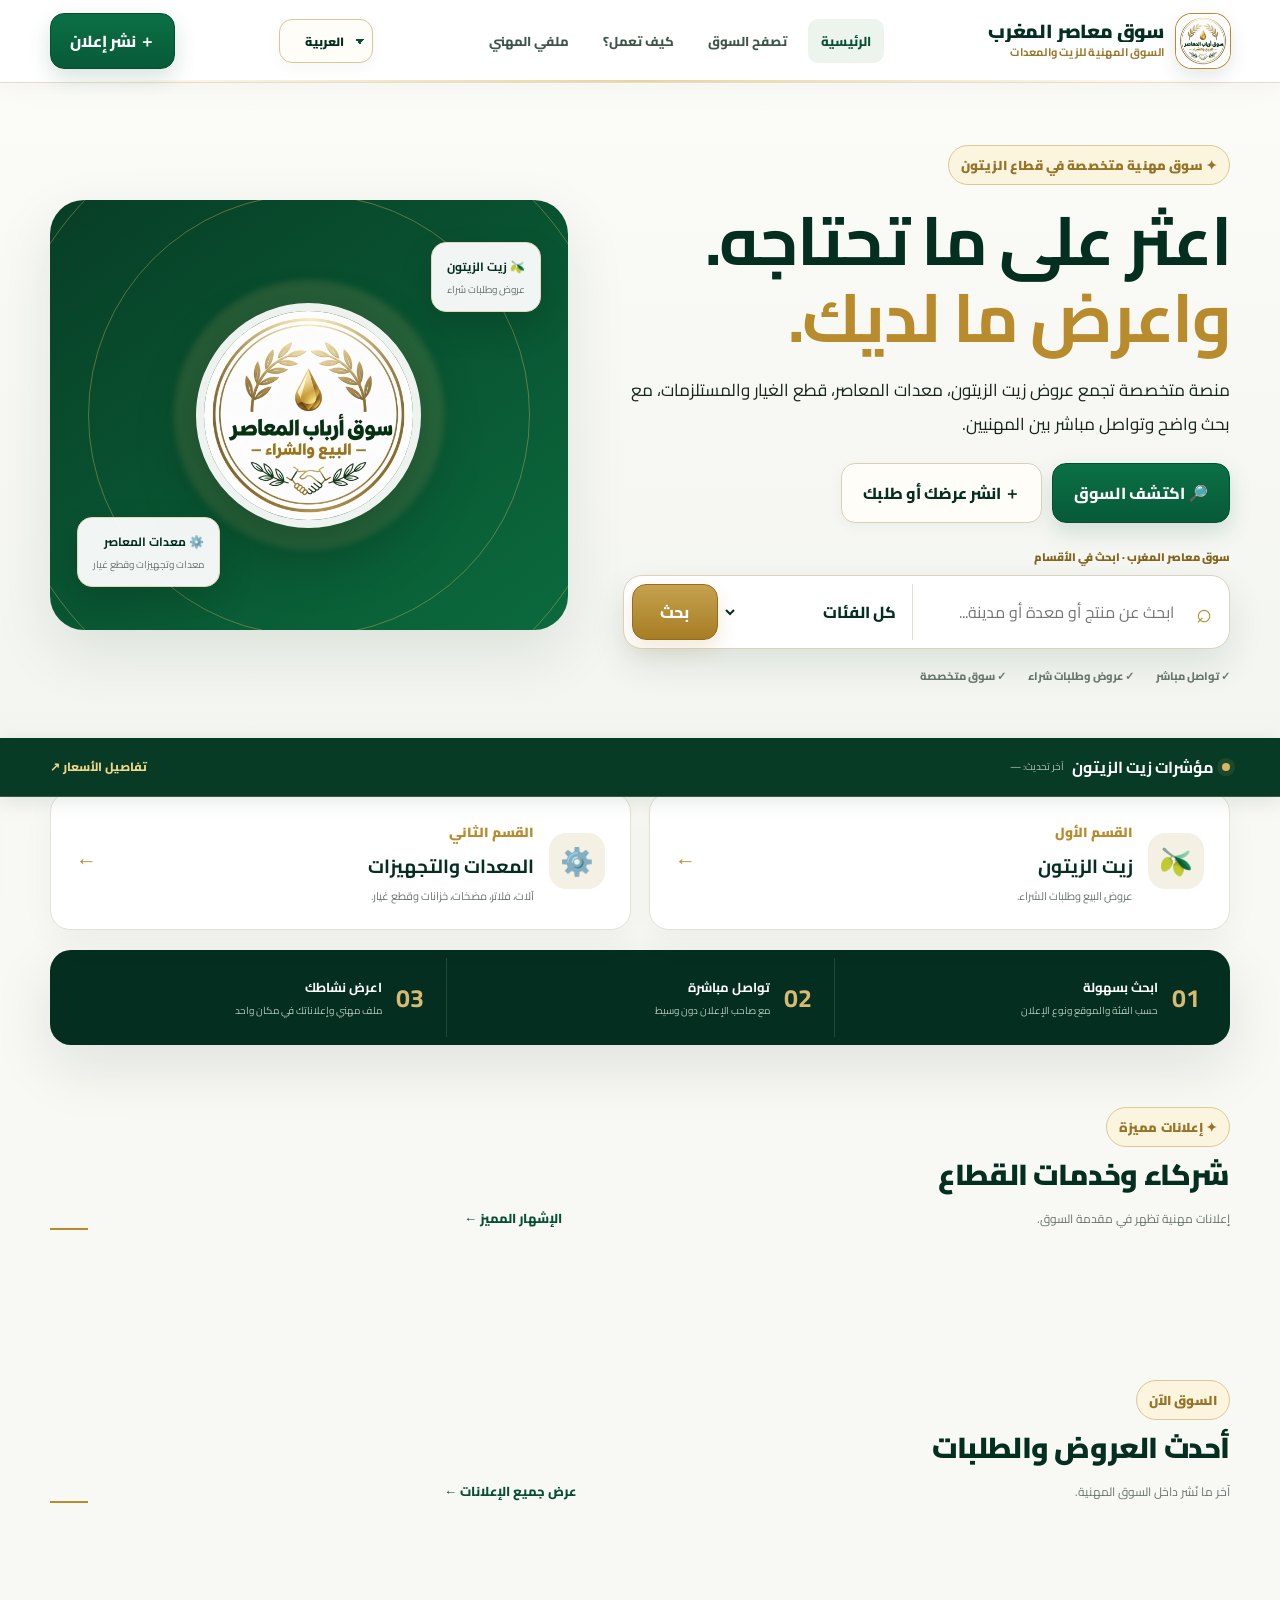
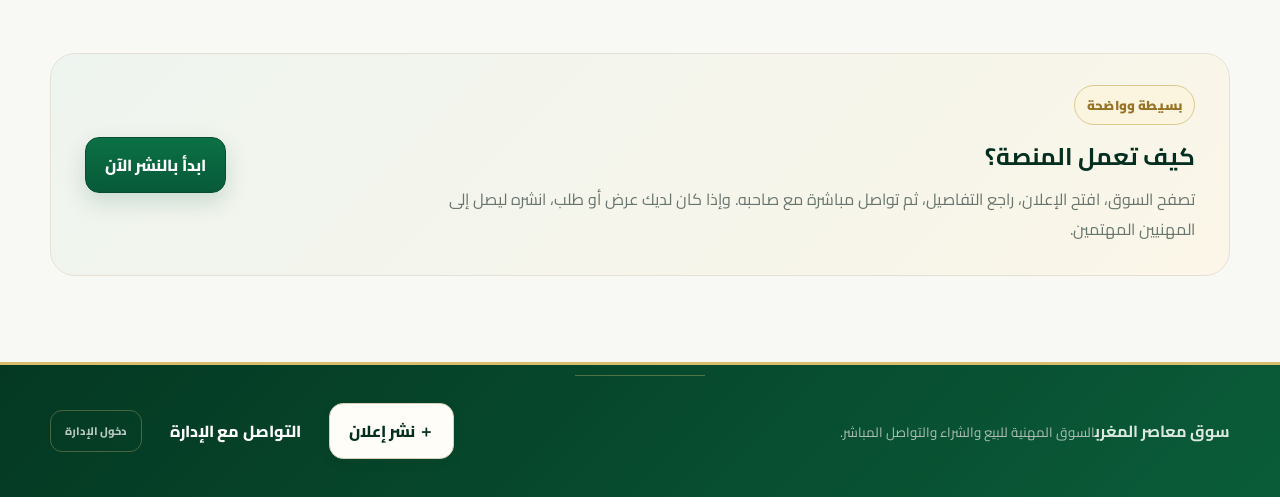
<file: index.html>
<!doctype html><html lang="ar" dir="rtl"><head><meta charset="utf-8"><meta name="viewport" content="width=device-width,initial-scale=1"><title>سوق معاصر المغرب | السوق المهنية</title><link rel="stylesheet" href="styles.css"></head><body data-page="home"><header class="topbar"><div class="wrap nav"><a class="brand" href="index.html"><img src="logoSAM.png" alt="سوق معاصر المغرب"><span><b id="brandName">سوق معاصر المغرب</b><small id="brandSub">السوق المهنية للزيت والمعدات</small></span></a><nav class="navlinks"><a id="navHome" class="active" href="index.html">الرئيسية</a><a id="navMarket" href="search.html">تصفح السوق</a><a id="navHow" href="#how">كيف تعمل؟</a><a id="navProfile" href="profile.html">ملفي المهني</a></nav><select id="languageSelect" class="language-select" aria-label="اللغة"><option value="ar">العربية</option><option value="fr">Français</option><option value="en">English</option></select><a id="navPublish" class="btn primary" href="publish.html">＋ نشر إعلان</a></div></header><main><section class="hero-v5"><div class="wrap hero-v5-inner"><div class="hero-copy"><span class="eyebrow" id="homeEyebrow">✦ سوق مهنية متخصصة في قطاع الزيتون</span><h1 id="homeHeroTitle">اعثر على ما تحتاجه.<br><em>واعرض ما لديك.</em></h1><p id="homeHeroText">منصة متخصصة تجمع عروض زيت الزيتون، معدات المعاصر، قطع الغيار والمستلزمات، مع بحث واضح وتواصل مباشر بين المهنيين.</p><div class="hero-actions"><a id="homeBrowse" class="btn primary btn-lg" href="search.html">🔎 اكتشف السوق</a><a id="homePublish" class="btn light btn-lg" href="publish.html">＋ انشر عرضك أو طلبك</a></div><div class="hero-search-wrap"><span class="hero-search-label" id="homeSearchLabel">سوق معاصر المغرب · ابحث في الأقسام</span><div class="hero-search"><span>⌕</span><input id="homeSearch" data-i18n-placeholder="searchPlaceholder" placeholder="ابحث عن زيت، آلة، مضخة، مدينة..."><select id="homeCat"><option id="homeCatAll" value="الكل">كل الفئات</option><option id="homeCatOil" value="زيت الزيتون">🫒 زيت الزيتون</option><option id="homeCatEquip" value="المعدات والتجهيزات">⚙️ المعدات والتجهيزات</option></select><button id="searchGo" class="btn gold" data-i18n="search">بحث</button></div></div><div class="hero-trust"><span id="trust1">✓ تواصل مباشر</span><span id="trust2">✓ عروض وطلبات شراء</span><span id="trust3">✓ سوق متخصصة</span></div></div><div class="hero-visual"><div class="visual-ring"></div><img src="logoSAM.png" alt=""><div class="floating-card fc-one"><b>🫒 زيت الزيتون</b><small>عروض وطلبات شراء</small></div><div class="floating-card fc-two"><b>⚙️ معدات المعاصر</b><small>معدات وتجهيزات وقطع غيار</small></div></div></div></section><section class="market-ticker" aria-label="أسعار زيت الزيتون المرجعية"><div class="wrap ticker-wrap"><div class="ticker-label"><span class="ticker-dot"></span><b id="homeTickerLabel">مؤشرات زيت الزيتون</b><small id="tickerUpdated">آخر تحديث: —</small></div><div class="ticker-track" id="priceTicker"></div><a id="homeTickerMore" class="ticker-more" href="search.html#prices">تفاصيل الأسعار ↗</a></div></section><section class="wrap category-row"><a href="search.html?cat=زيت%20الزيتون" class="category-tile"><span class="tile-icon">🫒</span><div><small id="cat1small">القسم الأول</small><h3 id="cat1">زيت الزيتون</h3><p id="cat1p">عروض البيع وطلبات الشراء.</p></div><b>←</b></a><a href="search.html?cat=المعدات%20والتجهيزات" class="category-tile"><span class="tile-icon">⚙️</span><div><small id="cat2small">القسم الثاني</small><h3 id="cat2">المعدات والتجهيزات</h3><p id="cat2p">آلات، فلاتر، مضخات، خزانات وقطع غيار.</p></div><b>←</b></a></section><section class="wrap value-strip"><div><strong>01</strong><span><b id="v1">ابحث بسهولة</b><small id="v1p">حسب الفئة والموقع ونوع الإعلان</small></span></div><div><strong>02</strong><span><b id="v2">تواصل مباشرة</b><small id="v2p">مع صاحب الإعلان دون وسيط</small></span></div><div><strong>03</strong><span><b id="v3">اعرض نشاطك</b><small id="v3p">ملف مهني وإعلاناتك في مكان واحد</small></span></div></section><section class="wrap section" id="sponsoredSection"><div class="section-head"><div><span class="eyebrow" id="spEy">✦ إعلانات مميزة</span><h2 id="spTitle">شركاء وخدمات القطاع</h2><p id="spP">إعلانات مهنية تظهر في مقدمة السوق.</p></div><a id="spLink" class="link" href="advertise.html">الإشهار المميز ←</a></div><div id="sponsoredGrid" class="grid sponsored-grid"></div></section><section class="wrap section"><div class="section-head"><div><span class="eyebrow" id="nowEy">السوق الآن</span><h2 id="nowTitle">أحدث العروض والطلبات</h2><p id="nowP">آخر ما نُشر داخل السوق المهنية.</p></div><a id="nowLink" class="link" href="search.html">عرض جميع الإعلانات ←</a></div><div id="homeGrid" class="grid"></div></section><section class="wrap section" id="how"><div class="how-panel"><div><span class="eyebrow" id="howEy">بسيطة وواضحة</span><h2 id="howTitle">كيف تعمل المنصة؟</h2><p id="howP">تصفح السوق، افتح الإعلان، راجع التفاصيل، ثم تواصل مباشرة مع صاحبه. وإذا كان لديك عرض أو طلب، انشره ليصل إلى المهنيين المهتمين.</p></div><a id="howBtn" class="btn primary" href="publish.html">ابدأ بالنشر الآن</a></div></section></main><footer class="footer"><div class="wrap foot"><div><b id="brandName">سوق معاصر المغرب</b><small id="homeFooter">السوق المهنية للبيع والشراء والتواصل المباشر.</small></div><div class="footer-actions"><a class="btn light" href="publish.html">＋ نشر إعلان</a><a id="contactAdmin" class="btn footer-admin" href="contact-admin.html">التواصل مع الإدارة</a><a id="adminLink" class="admin-footer-link" href="admin.html">دخول الإدارة</a></div></div></footer><script src="app.js"></script><script>Souk.initHome()</script></body></html>
</file>
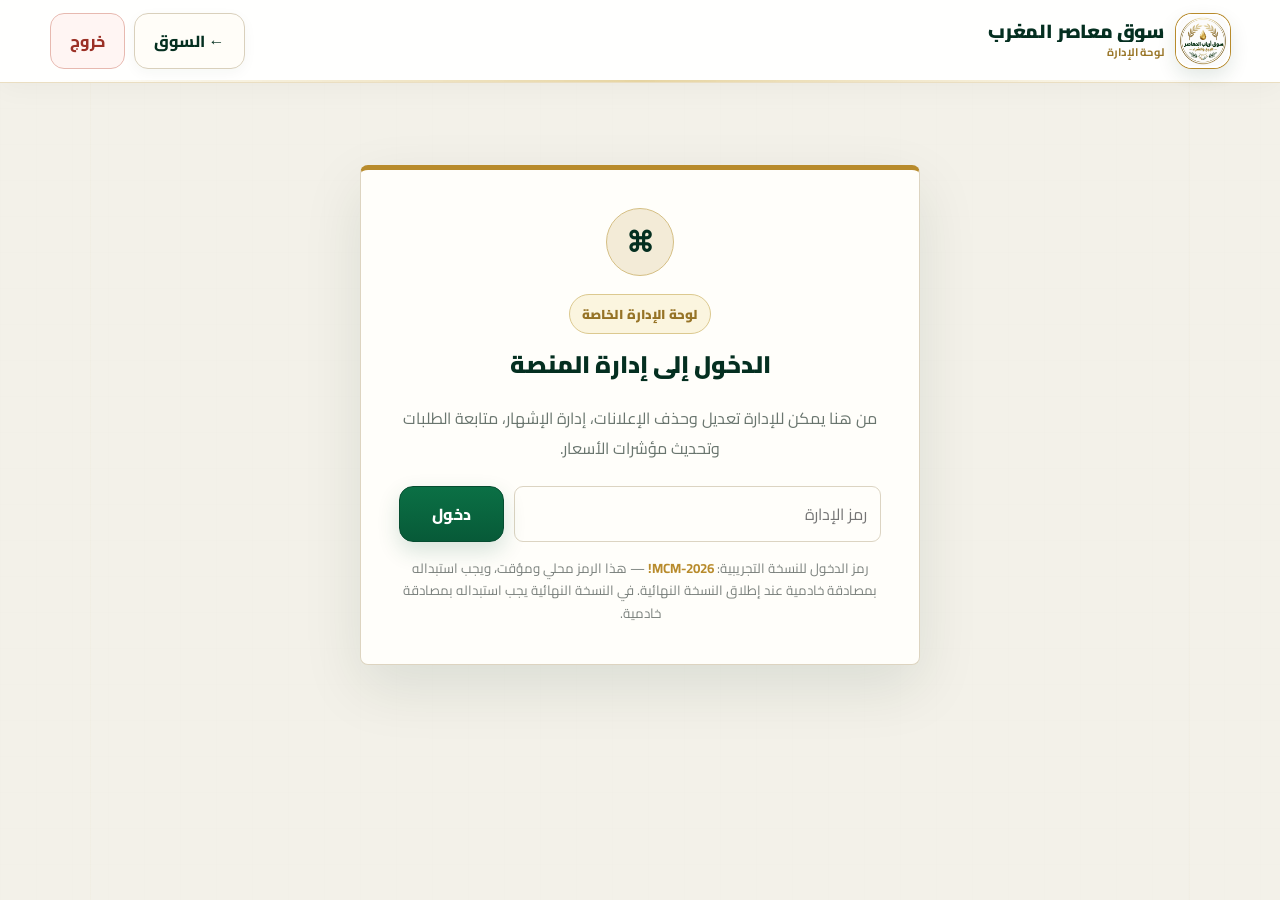
<file: admin.html>
<!doctype html><html lang="ar" dir="rtl"><head><meta charset="utf-8"><meta name="viewport" content="width=device-width,initial-scale=1"><title>إدارة المنصة | سوق معاصر المغرب</title><link rel="stylesheet" href="styles.css"></head><body class="admin-page"><header class="topbar admin-top"><div class="wrap nav"><a class="brand" href="index.html"><img src="logoSAM.png" alt=""><span><b>سوق معاصر المغرب</b><small>لوحة الإدارة</small></span></a><div class="admin-top-actions"><a class="btn light" href="index.html">← السوق</a><button class="btn danger" id="adminLogout" type="button">خروج</button></div></div></header><main class="wrap admin-shell"><section id="adminLogin" class="admin-login"><div class="admin-emblem">⌘</div><span class="eyebrow">لوحة الإدارة الخاصة</span><h1>الدخول إلى إدارة المنصة</h1><p>من هنا يمكن للإدارة تعديل وحذف الإعلانات، إدارة الإشهار، متابعة الطلبات وتحديث مؤشرات الأسعار.</p><form id="adminLoginForm" class="admin-login-row"><input id="adminPin" class="field" type="password" autocomplete="current-password" placeholder="رمز الإدارة"><button id="adminLoginBtn" class="btn primary" type="submit">دخول</button></form><small class="admin-note">رمز الدخول للنسخة التجريبية: <b>MCM-2026!</b> — هذا الرمز محلي ومؤقت، ويجب استبداله بمصادقة خادمية عند إطلاق النسخة النهائية. في النسخة النهائية يجب استبداله بمصادقة خادمية.</small></section><section id="adminPanel" class="admin-panel hidden"><div class="admin-heading"><div><span class="eyebrow">مركز التحكم</span><h1>إدارة سوق معاصر المغرب</h1><p>الإعلانات · الإشهار · الطلبات · مؤشرات الأسعار</p></div><div class="admin-kpis"><div><b id="kpiAds">0</b><span>إعلانات</span></div><div><b id="kpiSponsored">0</b><span>إشهارات</span></div><div><b id="kpiRequests">0</b><span>طلبات</span></div></div></div><div class="admin-tabs"><button class="admin-tab active" data-tab="ads">الإعلانات</button><button class="admin-tab" data-tab="sponsored">الإشهار المميز</button><button class="admin-tab" data-tab="requests">طلبات الإدارة</button><button class="admin-tab" data-tab="prices">أسعار الزيت</button></div><section class="admin-section" data-section="ads"><div class="admin-section-head"><div><h2>إدارة الإعلانات</h2><p>يمكن تعديل أو حذف الإعلانات المنشورة.</p></div></div><div id="adminAds" class="admin-list"></div></section><section class="admin-section hidden" data-section="sponsored"><div class="admin-section-head"><div><h2>الإعلانات الإشهارية</h2><p>إدارة الإعلانات المميزة التي تظهر في واجهة السوق أو مقدمة النتائج.</p></div></div><form id="sponsoredForm" class="admin-ad-form"><input type="hidden" name="id"><div><label>اسم المعلن / المؤسسة</label><input class="field" name="advertiser" required></div><div><label>عنوان الإشهار</label><input class="field" name="title" required></div><div class="full"><label>النص المختصر</label><textarea class="field" name="description" rows="3"></textarea></div><div><label>رابط الصورة</label><input class="field" name="image" placeholder="https://..."></div><div><label>رابط الإعلان</label><input class="field" name="link" placeholder="https://..."></div><div><label>الهاتف</label><input class="field" name="phone"></div><div><label>واتساب</label><input class="field" name="whatsapp"></div><div class="full admin-checks"><label><input type="checkbox" name="permanent" checked> ظهور دائم</label><label><input type="checkbox" name="featured" checked> ظهور أولاً</label></div><div class="full admin-form-actions"><button class="btn primary" type="submit">حفظ الإشهار</button><button class="btn light" id="sponsoredCancel" type="button">تفريغ</button></div></form><div class="pricing-guide"><h3>آلية الإشهار المميز</h3><div class="pricing-grid"><div><b>1 · الطلب</b><span>المعلن يختار موضع الظهور والمدة.</span></div><div><b>2 · التسعير</b><span>الإدارة تعتمد جدول الأسعار وتؤكد التكلفة.</span></div><div><b>3 · الأداء</b><span>تحويل/إيداع/وسيلة دفع تعتمدها الإدارة ثم إرسال الإثبات.</span></div><div><b>4 · التفعيل</b><span>بعد التحقق من الأداء، يُفعّل الإعلان ويحدد تاريخ الانتهاء.</span></div></div><a class="btn gold" href="advertise.html" style="margin-top:14px">صفحة طلب الإشهار المميز</a></div><div id="sponsoredList" class="admin-list"></div></section><section class="admin-section hidden" data-section="requests"><div class="admin-section-head"><div><h2>طلبات التواصل والإشهار</h2><p>تصل هنا طلبات الاستفسار والبلاغات وطلبات الإشهار.</p></div></div><div id="adminRequests" class="admin-list"></div></section><section class="admin-section hidden" data-section="prices"><div class="admin-section-head"><div><h2>مؤشرات أسعار زيت الزيتون</h2><p>تحديث دوري يدوي من مصادر مرجعية. لا توجد بورصة آجلة عالمية موحدة لزيت الزيتون، لذلك يعرض الشريط مؤشرات وأسعاراً مرجعية.</p></div></div><form id="priceForm" class="admin-ad-form"><div><label>إسبانيا — EVOO €/kg</label><input class="field" name="es" placeholder="3.447"></div><div><label>إيطاليا — EVOO €/kg</label><input class="field" name="it" placeholder="4.398"></div><div><label>الاتحاد الأوروبي — EVOO €/kg</label><input class="field" name="eu" placeholder="3.626"></div><div><label>السعر العالمي الشهري — USD/t</label><input class="field" name="global" placeholder="6185.22"></div><div><label>تاريخ التحديث</label><input class="field" type="date" name="date"></div><div><label>المصدر</label><input class="field" name="source" placeholder="IOC / Olea Price / IMF-FRED"></div><div class="full admin-form-actions"><button class="btn primary" type="submit">حفظ وتحديث الشريط</button></div></form><div class="notice">المجلس الدولي للزيتون ينشر أسعار المنتج والتصدير بصورة دورية، بينما توجد مؤشرات يومية مستقلة مثل Olea Price. يظهر تاريخ التحديث داخل الشريط.</div></section></section></main><script src="app.js"></script><script>Souk.initAdmin()</script></body></html>
</file>
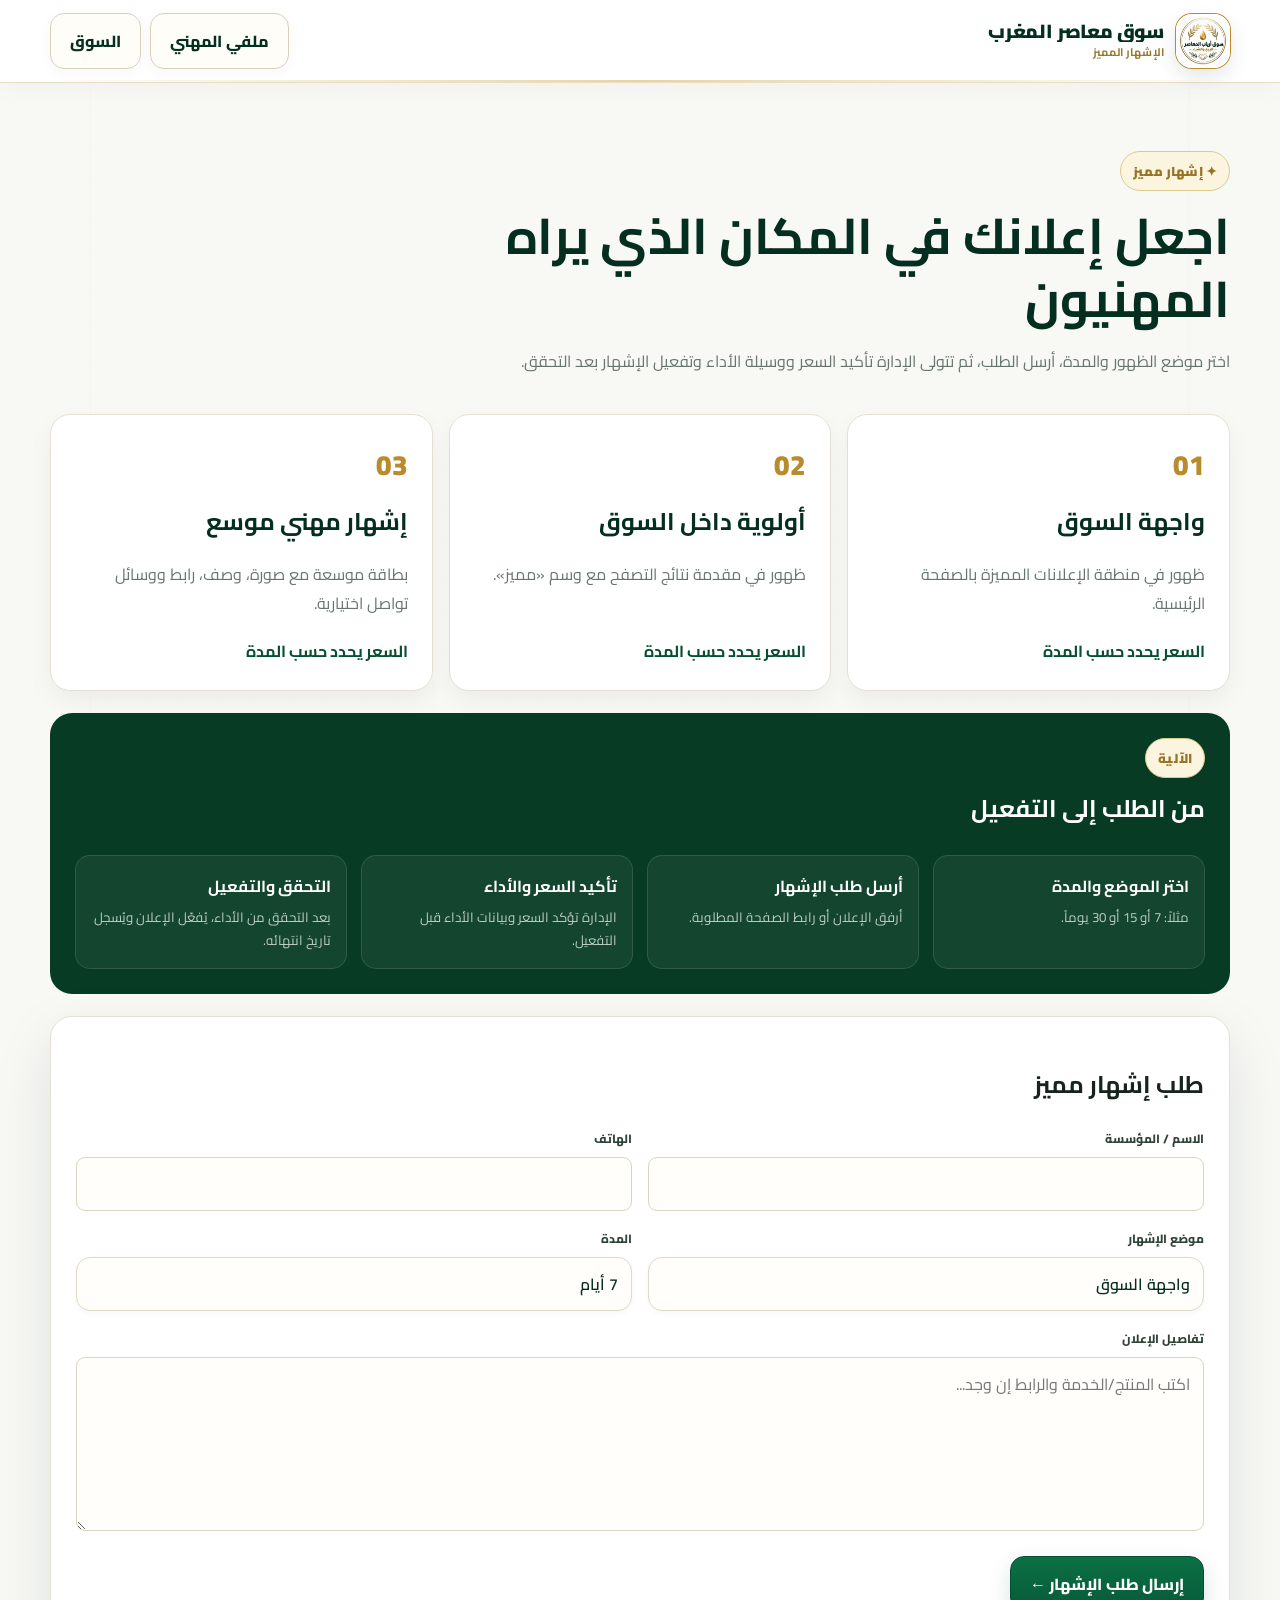
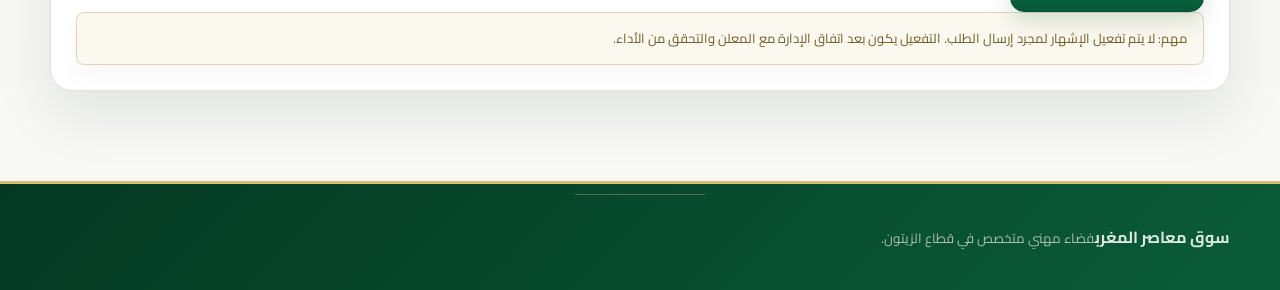
<file: advertise.html>
<!doctype html><html lang="ar" dir="rtl"><head><meta charset="utf-8"><meta name="viewport" content="width=device-width,initial-scale=1"><title>الإشهار المميز | سوق معاصر المغرب</title><link rel="stylesheet" href="styles.css"></head><body><header class="topbar"><div class="wrap nav"><a class="brand" href="index.html"><img src="logoSAM.png" alt=""><span><b>سوق معاصر المغرب</b><small>الإشهار المميز</small></span></a><div class="nav-actions"><a class="btn light" href="profile.html">ملفي المهني</a><a class="btn light" href="index.html">السوق</a></div></div></header><main class="wrap advertise-shell"><section class="advertise-hero"><span class="eyebrow">✦ إشهار مميز</span><h1>اجعل إعلانك في المكان الذي يراه المهنيون</h1><p>اختر موضع الظهور والمدة، أرسل الطلب، ثم تتولى الإدارة تأكيد السعر ووسيلة الأداء وتفعيل الإشهار بعد التحقق.</p></section><section class="ad-plans"><article><span>01</span><h2>واجهة السوق</h2><p>ظهور في منطقة الإعلانات المميزة بالصفحة الرئيسية.</p><strong>السعر يحدد حسب المدة</strong></article><article><span>02</span><h2>أولوية داخل السوق</h2><p>ظهور في مقدمة نتائج التصفح مع وسم «مميز».</p><strong>السعر يحدد حسب المدة</strong></article><article><span>03</span><h2>إشهار مهني موسع</h2><p>بطاقة موسعة مع صورة، وصف، رابط ووسائل تواصل اختيارية.</p><strong>السعر يحدد حسب المدة</strong></article></section><section class="ad-process"><div><span class="eyebrow">الآلية</span><h2>من الطلب إلى التفعيل</h2></div><ol><li><b>اختر الموضع والمدة</b><small>مثلاً: 7 أو 15 أو 30 يوماً.</small></li><li><b>أرسل طلب الإشهار</b><small>أرفق الإعلان أو رابط الصفحة المطلوبة.</small></li><li><b>تأكيد السعر والأداء</b><small>الإدارة تؤكد السعر وبيانات الأداء قبل التفعيل.</small></li><li><b>التحقق والتفعيل</b><small>بعد التحقق من الأداء، يُفعّل الإعلان ويُسجل تاريخ انتهائه.</small></li></ol></section><section class="ad-request-card"><h2>طلب إشهار مميز</h2><form action="contact-admin.html" method="get"><input type="hidden" name="type" value="طلب إشهار"><div class="form-grid"><div><label class="label">الاسم / المؤسسة</label><input class="field" name="name" required></div><div><label class="label">الهاتف</label><input class="field" name="phone" required></div><div><label class="label">موضع الإشهار</label><select class="field" name="placement"><option>واجهة السوق</option><option>أولوية نتائج البحث</option><option>إشهار مهني موسع</option></select></div><div><label class="label">المدة</label><select class="field" name="duration"><option>7 أيام</option><option>15 يوماً</option><option>30 يوماً</option><option>مدة أخرى</option></select></div><div class="full"><label class="label">تفاصيل الإعلان</label><textarea class="field" name="message" rows="5" required placeholder="اكتب المنتج/الخدمة والرابط إن وجد..."></textarea></div><div class="full"><button class="btn primary" type="submit">إرسال طلب الإشهار ←</button></div></div></form><div class="notice">مهم: لا يتم تفعيل الإشهار لمجرد إرسال الطلب. التفعيل يكون بعد اتفاق الإدارة مع المعلن والتحقق من الأداء.</div></section></main><footer class="footer"><div class="wrap foot"><div><b>سوق معاصر المغرب</b><small>فضاء مهني متخصص في قطاع الزيتون.</small></div></div></footer></body></html>
</file>
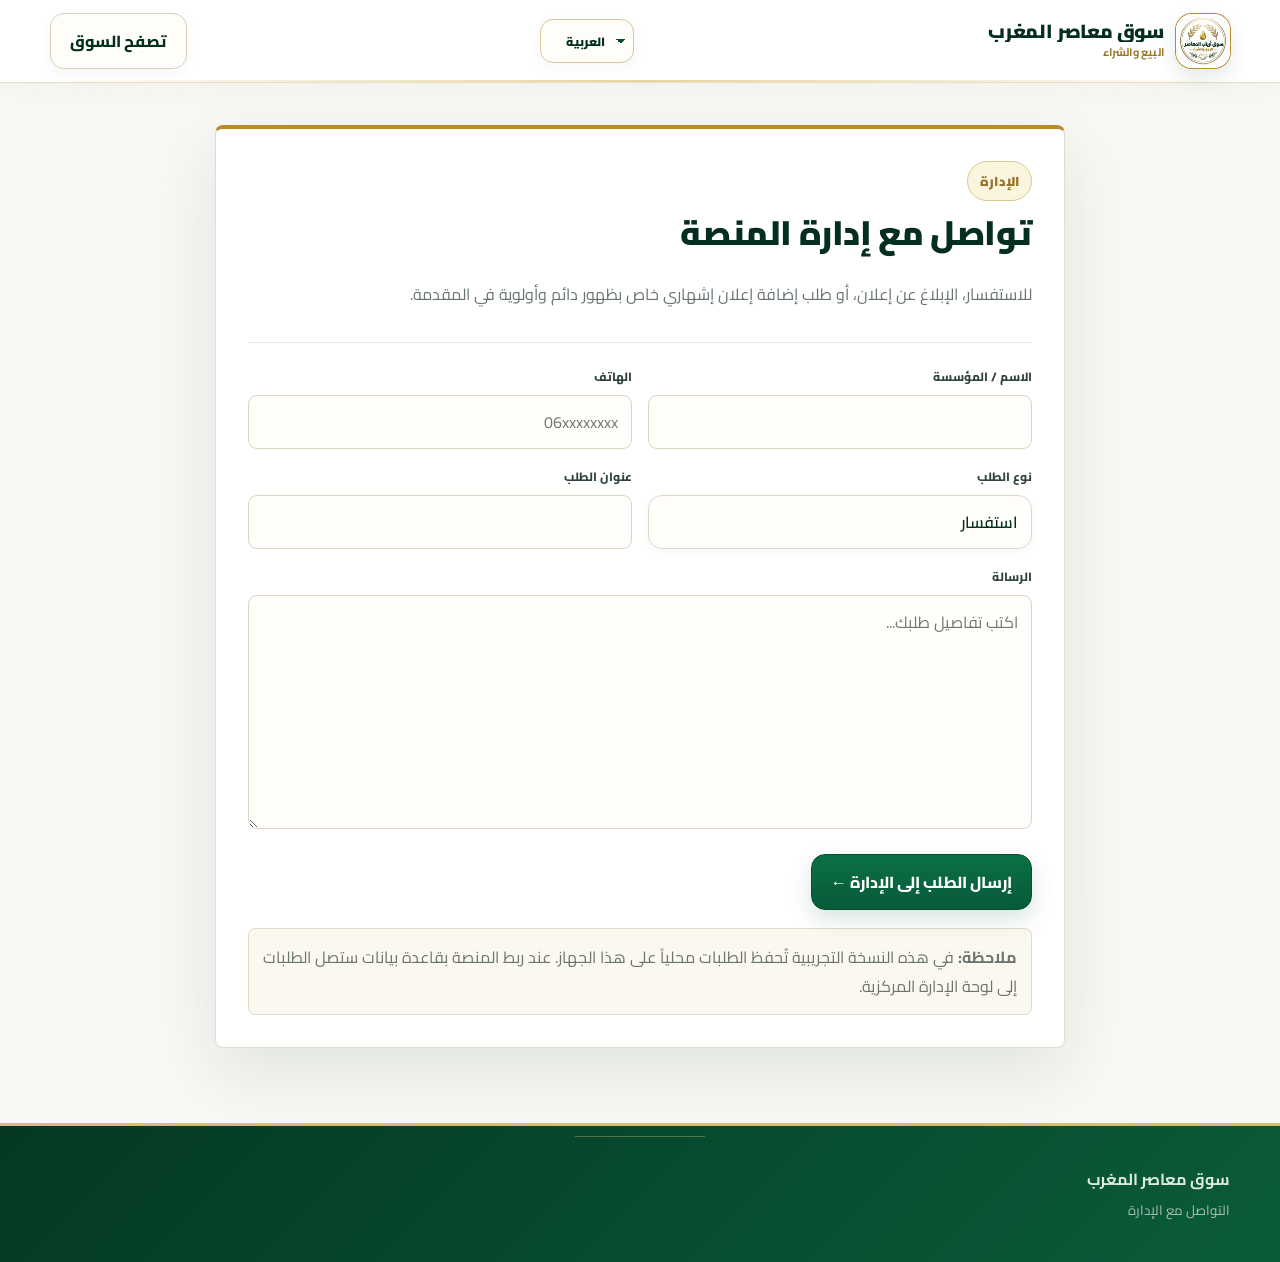
<file: contact-admin.html>
<!doctype html><html lang="ar" dir="rtl"><head><meta charset="utf-8"><meta name="viewport" content="width=device-width,initial-scale=1"><title>التواصل مع الإدارة | سوق معاصر المغرب</title><link rel="stylesheet" href="styles.css"></head><body><header class="topbar"><div class="wrap nav"><a class="brand" href="index.html"><img src="logoSAM.png" alt=""><span><b data-i18n="market">سوق معاصر المغرب</b><small data-i18n="subtitle">البيع والشراء</small></span></a><a class="btn light" href="search.html" data-i18n="browseMarket">تصفح السوق</a></div></header><main class="wrap form-shell"><div class="form-card contact-admin-card"><div class="form-title"><span class="eyebrow">الإدارة</span><h1>تواصل مع إدارة المنصة</h1><p>للاستفسار، الإبلاغ عن إعلان، أو طلب إضافة إعلان إشهاري خاص بظهور دائم وأولوية في المقدمة.</p></div><form id="contactAdminForm"><div class="form-grid"><div><label class="label">الاسم / المؤسسة</label><input class="field" required name="name"></div><div><label class="label">الهاتف</label><input class="field" required name="phone" placeholder="06xxxxxxxx"></div><div><label class="label">نوع الطلب</label><select class="field" name="type"><option value="استفسار">استفسار</option><option value="بلاغ عن إعلان">بلاغ عن إعلان</option><option value="طلب إشهار">طلب إشهار</option><option value="طلب آخر">طلب آخر</option></select></div><div><label class="label">عنوان الطلب</label><input class="field" required name="subject"></div><div class="full"><label class="label">الرسالة</label><textarea class="field" required name="message" rows="7" placeholder="اكتب تفاصيل طلبك..."></textarea></div><div class="full"><button class="btn primary" type="submit">إرسال الطلب إلى الإدارة ←</button></div></div></form><div class="contact-admin-note"><b>ملاحظة:</b> في هذه النسخة التجريبية تُحفظ الطلبات محلياً على هذا الجهاز. عند ربط المنصة بقاعدة بيانات ستصل الطلبات إلى لوحة الإدارة المركزية.</div></div></main><footer class="footer"><div class="wrap foot"><div><b data-i18n="market">سوق معاصر المغرب</b><br><small>التواصل مع الإدارة</small></div></div></footer><script src="app.js"></script><script>Souk.initContact()</script></body></html>
</file>
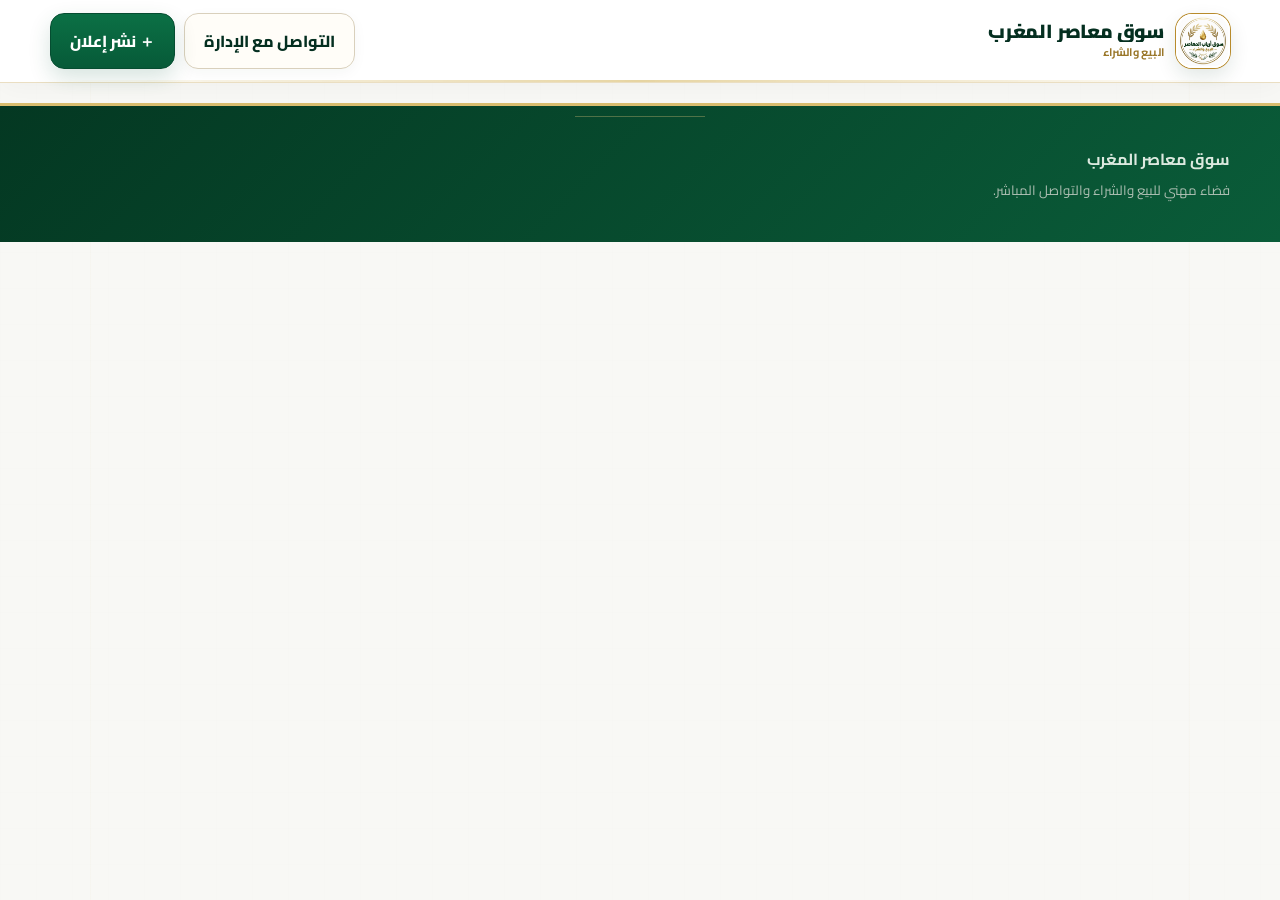
<file: listing.html>
<!doctype html><html lang="ar" dir="rtl"><head><meta charset="utf-8"><meta name="viewport" content="width=device-width,initial-scale=1"><title>تفاصيل الإعلان | سوق معاصر المغرب</title><link rel="stylesheet" href="styles.css"></head><body><header class="topbar"><div class="wrap nav"><a class="brand" href="index.html"><img src="logoSAM.png" alt=""><span><b data-i18n="market">سوق معاصر المغرب</b><small data-i18n="subtitle">البيع والشراء</small></span></a><div class="nav-actions"><a class="btn light" href="contact-admin.html">التواصل مع الإدارة</a><a class="btn primary" href="publish.html" data-i18n="publish">＋ نشر إعلان</a></div></div></header><main class="wrap" id="detail"></main><footer class="footer"><div class="wrap foot"><div><b data-i18n="market">سوق معاصر المغرب</b><br><small data-i18n="footer">فضاء مهني للبيع والشراء والتواصل المباشر.</small></div></div></footer><script src="app.js"></script><script>Souk.initDetail()</script></body></html>
</file>
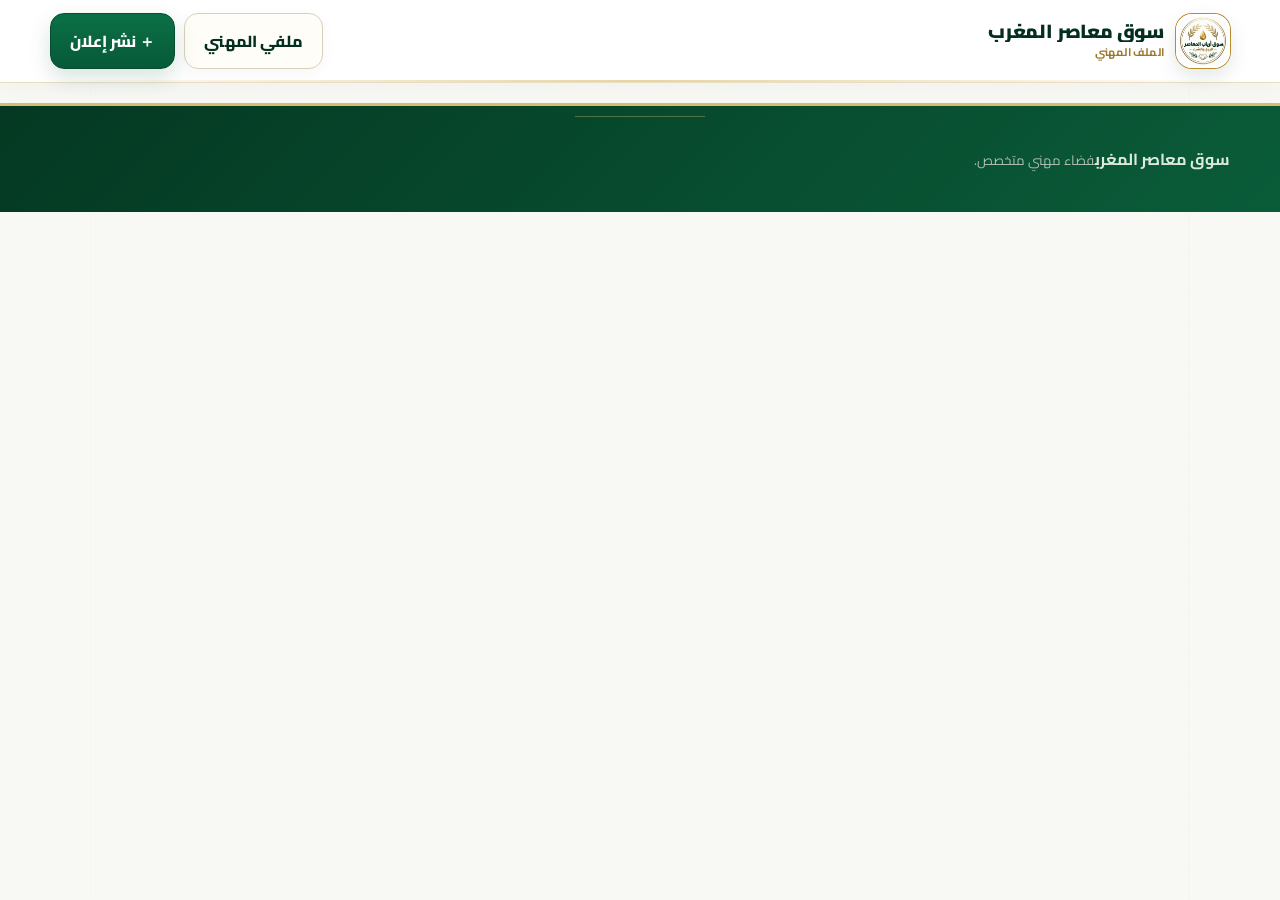
<file: professional.html>
<!doctype html><html lang="ar" dir="rtl"><head><meta charset="utf-8"><meta name="viewport" content="width=device-width,initial-scale=1"><title>الملف المهني | سوق معاصر المغرب</title><link rel="stylesheet" href="styles.css"></head><body><header class="topbar"><div class="wrap nav"><a class="brand" href="index.html"><img src="logoSAM.png" alt=""><span><b>سوق معاصر المغرب</b><small>الملف المهني</small></span></a><div class="nav-actions"><a class="btn light" href="profile.html">ملفي المهني</a><a class="btn primary" href="publish.html">＋ نشر إعلان</a></div></div></header><main class="wrap" id="professional"></main><footer class="footer"><div class="wrap foot"><div><b>سوق معاصر المغرب</b><small>فضاء مهني متخصص.</small></div></div></footer><script src="app.js"></script><script>Souk.initProfessional()</script></body></html>
</file>
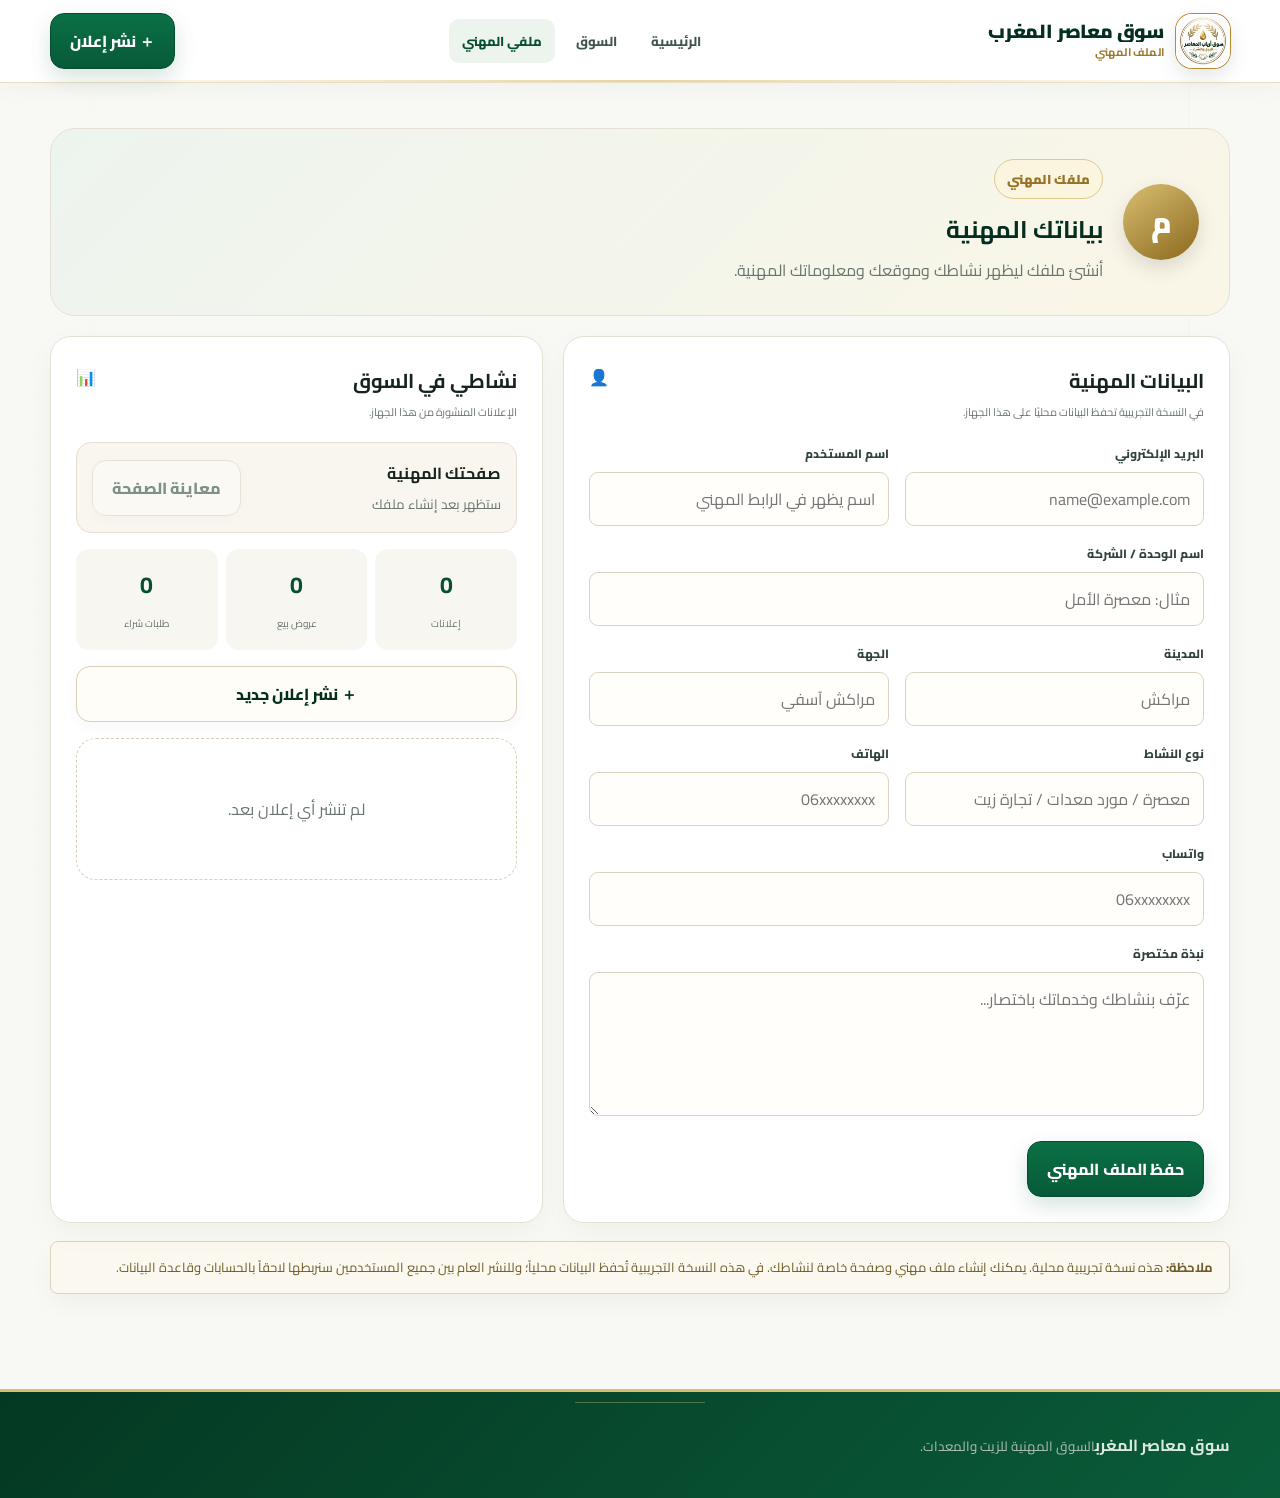
<file: profile.html>
<!doctype html><html lang="ar" dir="rtl"><head><meta charset="utf-8"><meta name="viewport" content="width=device-width,initial-scale=1"><title>ملفي المهني | سوق معاصر المغرب</title><link rel="stylesheet" href="styles.css"></head><body><header class="topbar"><div class="wrap nav"><a class="brand" href="index.html"><img src="logoSAM.png" alt=""><span><b>سوق معاصر المغرب</b><small>الملف المهني</small></span></a><nav class="navlinks"><a href="index.html">الرئيسية</a><a href="search.html">السوق</a><a class="active" href="profile.html">ملفي المهني</a></nav><a class="btn primary" href="publish.html">＋ نشر إعلان</a></div></header><main class="wrap profile-shell"><section class="profile-hero"><div class="profile-avatar">م</div><div><span class="eyebrow">ملفك المهني</span><h1 id="profileName">بياناتك المهنية</h1><p id="profileSummary">أنشئ ملفك ليظهر اسم نشاطك وموقعك ومعلومات التواصل عند إدارة إعلاناتك.</p></div></section><section class="profile-grid"><form id="profileForm" class="profile-card"><div class="card-heading"><div><h2>البيانات المهنية</h2><p>في النسخة التجريبية تحفظ البيانات محليًا على هذا الجهاز.</p></div><span>👤</span></div><div class="form-grid"><div><label class="label">البريد الإلكتروني</label><input class="field" type="email" name="email" placeholder="name@example.com"></div><div><label class="label">اسم المستخدم</label><input class="field" name="username" placeholder="اسم يظهر في الرابط المهني"></div><div class="full"><label class="label">اسم الوحدة / الشركة</label><input class="field" name="unit" required placeholder="مثال: معصرة الأمل"></div><div><label class="label">المدينة</label><input class="field" name="city" placeholder="مراكش"></div><div><label class="label">الجهة</label><input class="field" name="region" placeholder="مراكش آسفي"></div><div><label class="label">نوع النشاط</label><input class="field" name="activity" placeholder="معصرة / مورد معدات / تجارة زيت"></div><div><label class="label">الهاتف</label><input class="field" name="phone" placeholder="06xxxxxxxx"></div><div class="full"><label class="label">واتساب</label><input class="field" name="whatsapp" placeholder="06xxxxxxxx"></div><div class="full"><label class="label">نبذة مختصرة</label><textarea class="field" name="bio" rows="4" placeholder="عرّف بنشاطك وخدماتك باختصار..."></textarea></div><div class="full"><button class="btn primary" type="submit">حفظ الملف المهني</button></div></div></form><aside class="profile-card profile-side"><div class="card-heading"><div><h2>نشاطي في السوق</h2><p>الإعلانات المنشورة من هذا الجهاز.</p></div><span>📊</span></div><div class="profile-public"><div><b>صفحتك المهنية</b><small id="publicProfileUrl">ستظهر بعد إنشاء ملفك</small></div><a id="publicProfileBtn" class="btn light" href="#">معاينة الصفحة</a></div><div class="mini-stats"><div><b id="profileAds">0</b><small>إعلانات</small></div><div><b id="profileSales">0</b><small>عروض بيع</small></div><div><b id="profileBuys">0</b><small>طلبات شراء</small></div></div><a class="btn light full-btn" href="publish.html">＋ نشر إعلان جديد</a><div id="profileList" class="profile-list"></div></aside></section><div class="notice profile-notice"><b>ملاحظة:</b> هذه نسخة تجريبية محلية. يمكنك إنشاء ملف مهني وصفحة خاصة لنشاطك. في هذه النسخة التجريبية تُحفظ البيانات محلياً؛ وللنشر العام بين جميع المستخدمين سنربطها لاحقاً بالحسابات وقاعدة البيانات.</div></main><footer class="footer"><div class="wrap foot"><div><b>سوق معاصر المغرب</b><small>السوق المهنية للزيت والمعدات.</small></div></div></footer><script src="app.js"></script><script>Souk.initProfile()</script></body></html>
</file>
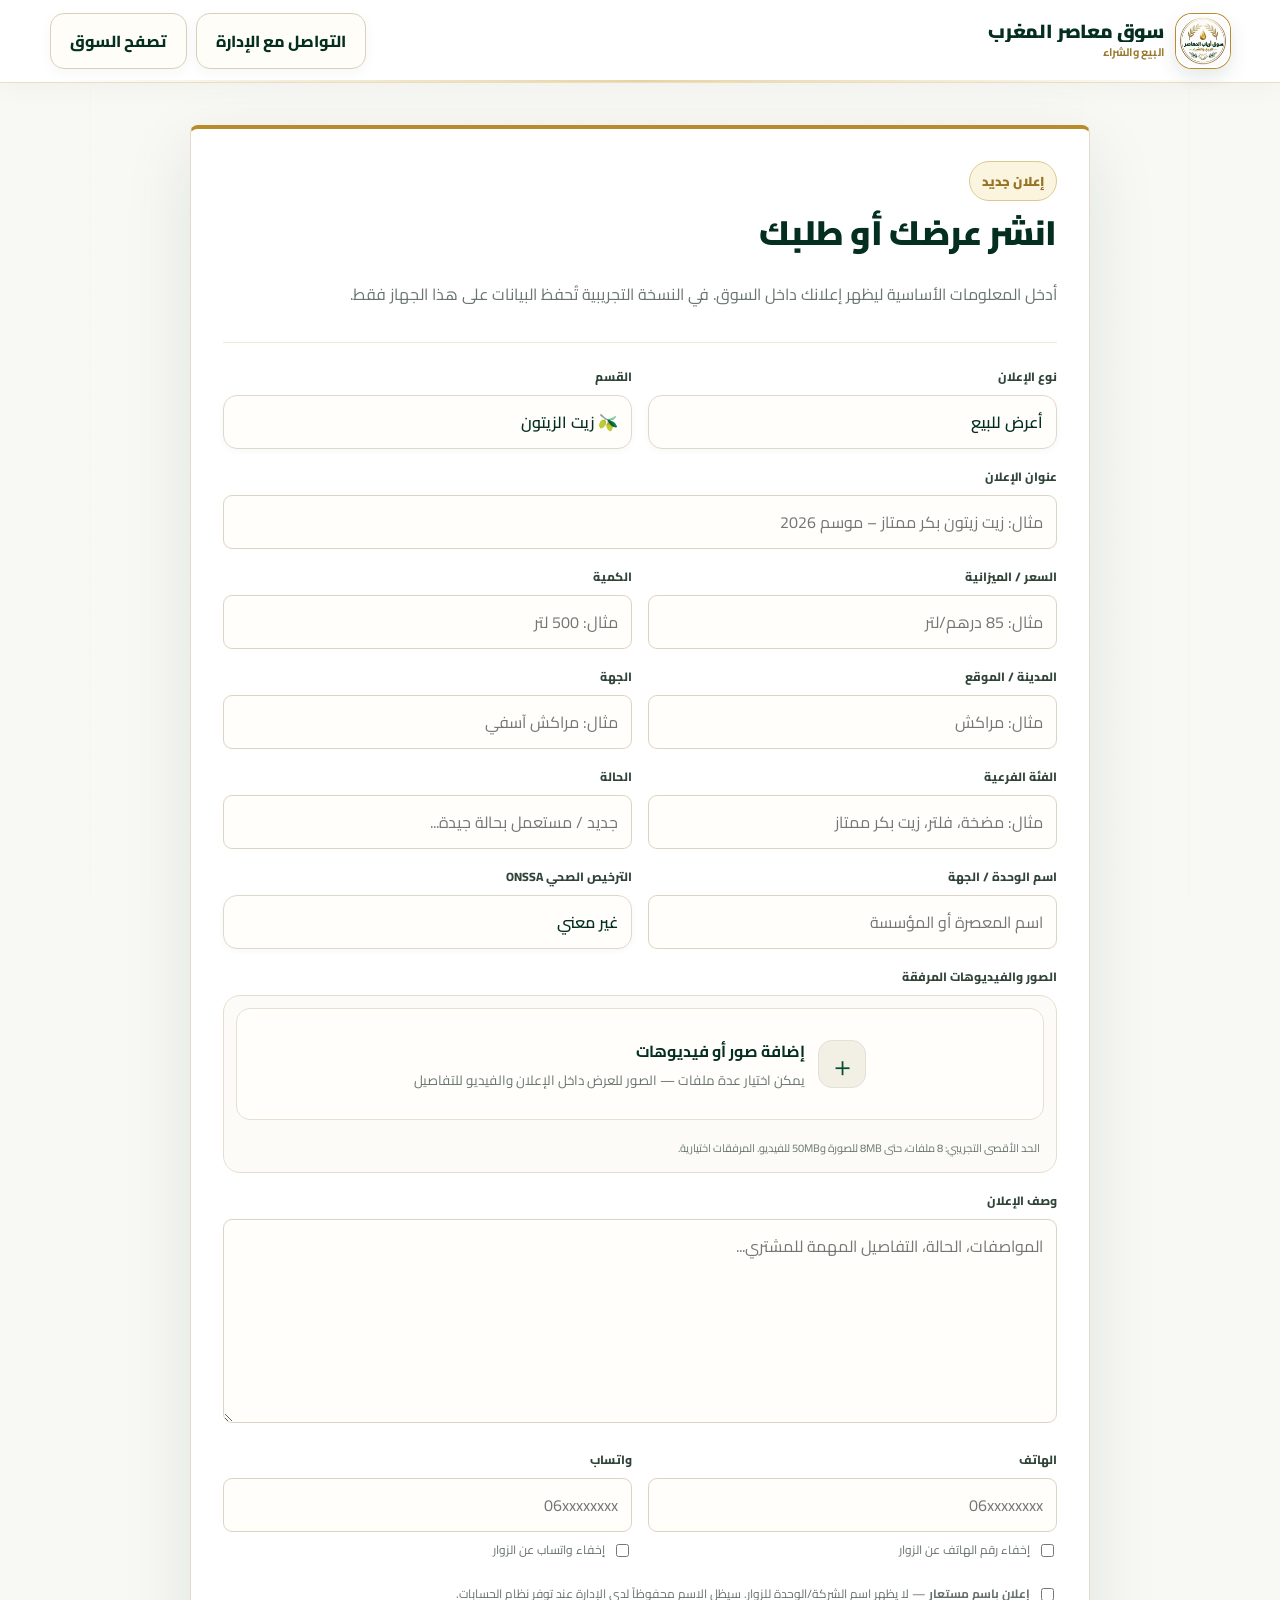
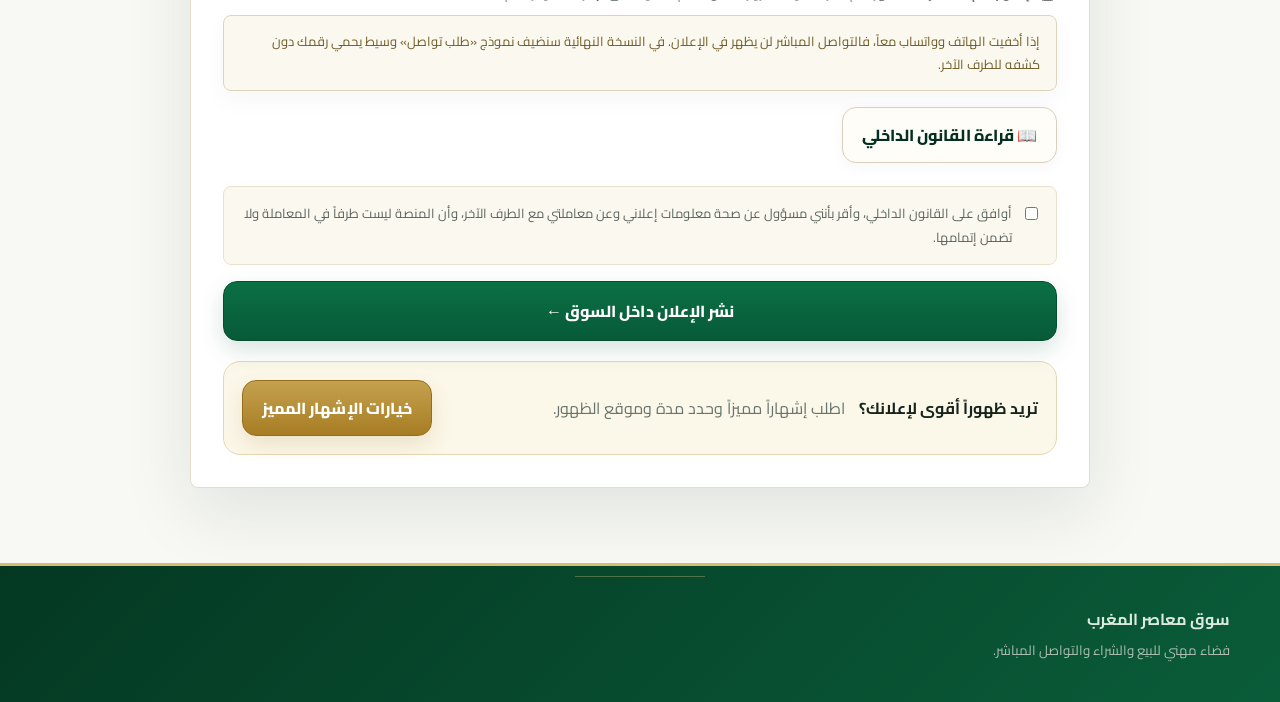
<file: publish.html>
<!doctype html><html lang="ar" dir="rtl"><head><meta charset="utf-8"><meta name="viewport" content="width=device-width,initial-scale=1"><title>نشر إعلان | سوق معاصر المغرب</title><link rel="stylesheet" href="styles.css"></head><body><header class="topbar"><div class="wrap nav"><a class="brand" href="index.html"><img src="logoSAM.png" alt=""><span><b data-i18n="market">سوق معاصر المغرب</b><small data-i18n="subtitle">البيع والشراء</small></span></a><div class="nav-actions"><a class="btn light" href="contact-admin.html">التواصل مع الإدارة</a><a class="btn light" href="search.html" data-i18n="browseMarket">تصفح السوق</a></div></div></header><main class="wrap form-shell"><div class="form-card"><div class="form-title"><span class="eyebrow" data-i18n="newAd">إعلان جديد</span><h1 data-i18n="publishTitle">انشر عرضك أو طلبك</h1><p data-i18n="publishDesc">أدخل المعلومات الأساسية ليظهر إعلانك داخل السوق. في النسخة التجريبية تُحفظ البيانات على هذا الجهاز فقط.</p></div><form id="publishForm"><div class="form-grid"><div><label class="label" data-i18n="adType">نوع الإعلان</label><select class="field" name="kind"><option value="بيع" data-i18n="offerSale">أعرض للبيع</option><option value="شراء" data-i18n="offerBuy">أبحث عن شراء</option></select></div><div><label class="label" data-i18n="section">القسم</label><select class="field" name="category"><option value="زيت الزيتون" data-i18n="oil">🫒 زيت الزيتون</option><option value="المعدات والتجهيزات" data-i18n="equipment">⚙️ المعدات والتجهيزات</option></select></div><div class="full"><label class="label" data-i18n="adTitle">عنوان الإعلان</label><input class="field" required name="title" data-i18n-placeholder="oilTitlePh" placeholder="مثال: زيت زيتون بكر ممتاز – موسم 2026"></div><div><label class="label" data-i18n="priceBudget">السعر / الميزانية</label><input class="field" name="price" data-i18n-placeholder="pricePh" placeholder="مثال: 85 درهم/لتر"></div><div><label class="label" data-i18n="quantity">الكمية</label><input class="field" name="quantity" data-i18n-placeholder="qtyPh" placeholder="مثال: 500 لتر"></div><div><label class="label" data-i18n="location">المدينة / الموقع</label><input class="field" required name="location" data-i18n-placeholder="cityPh" placeholder="مثال: مراكش"></div><div><label class="label">الجهة</label><input class="field" name="region" placeholder="مثال: مراكش آسفي"></div><div><label class="label">الفئة الفرعية</label><input class="field" name="subcategory" placeholder="مثال: مضخة، فلتر، زيت بكر ممتاز"></div><div><label class="label" data-i18n="condition">الحالة</label><input class="field" name="condition" data-i18n-placeholder="newCondition" placeholder="جديد / مستعمل بحالة جيدة..."></div><div><label class="label" id="unitLabel" data-i18n="unitName">اسم الوحدة / الجهة</label><input class="field" name="unit" data-i18n-placeholder="unitPh" placeholder="اسم المعصرة أو المؤسسة"></div><div id="onssaWrap"><label class="label" data-i18n="onssa">الترخيص الصحي ONSSA</label><select class="field" name="onssa"><option value="غير معني" data-i18n="notApplicable">غير معني</option><option value="حاصل" data-i18n="obtained">حاصل</option><option value="قيد الإجراء" data-i18n="inProgress">قيد الإجراء</option></select></div><div class="full"><label class="label" data-i18n="media">الصور والفيديوهات المرفقة</label><div class="upload-box" id="uploadBox"><input id="mediaInput" class="media-input" type="file" name="media" accept="image/*,video/*" multiple><label class="upload-trigger" for="mediaInput"><span class="upload-icon">＋</span><span><b data-i18n="addMedia">إضافة صور أو فيديوهات</b><small data-i18n="mediaHelp">يمكن اختيار عدة ملفات — الصور للعرض داخل الإعلان والفيديو للتفاصيل</small></span></label><div id="mediaPreview" class="media-preview"></div><div class="upload-note" data-i18n="mediaNote">الحد الأقصى التجريبي: 8 ملفات، حتى 8MB للصورة و50MB للفيديو. المرفقات اختيارية.</div></div></div><div class="full"><label class="label" data-i18n="description">وصف الإعلان</label><textarea class="field" name="description" rows="6" data-i18n-placeholder="descriptionPh" placeholder="المواصفات، الحالة، التفاصيل المهمة للمشتري..."></textarea></div><div><label class="label" data-i18n="phone">الهاتف</label><input class="field" name="phone" data-i18n-placeholder="phonePh" placeholder="06xxxxxxxx"><label class="privacy-check"><input type="checkbox" name="hidePhone" value="1"> <span>إخفاء رقم الهاتف عن الزوار</span></label></div><div><label class="label" data-i18n="whatsapp">واتساب</label><input class="field" name="whatsapp" data-i18n-placeholder="phonePh" placeholder="06xxxxxxxx"><label class="privacy-check"><input type="checkbox" name="hideWhatsapp" value="1"> <span>إخفاء واتساب عن الزوار</span></label></div><div class="full"><label class="privacy-check"><input type="checkbox" name="hideIdentity" value="1"> <span><b>إعلان باسم مستعار</b> — لا يظهر اسم الشركة/الوحدة للزوار. سيظل الاسم محفوظاً لدى الإدارة عند توفر نظام الحسابات.</span></label><div class="notice privacy-note">إذا أخفيت الهاتف وواتساب معاً، فالتواصل المباشر لن يظهر في الإعلان. في النسخة النهائية سنضيف نموذج «طلب تواصل» وسيط يحمي رقمك دون كشفه للطرف الآخر.</div></div><div class="full"><button type="button" class="btn light" id="readLawBtn" style="margin-bottom:8px">📖 قراءة القانون الداخلي</button><label class="agree"><input required type="checkbox" name="agree"><span data-i18n="agree">أوافق على القانون الداخلي، وأقر بأنني مسؤول عن صحة معلومات إعلاني وعن معاملتي مع الطرف الآخر، وأن المنصة ليست طرفاً في المعاملة ولا تضمن إتمامها.</span></label></div><div class="full"><button class="btn primary" type="submit" style="width:100%;padding:14px" data-i18n="submit">نشر الإعلان داخل السوق ←</button></div></div></form><div class="publish-upgrade"><b>تريد ظهوراً أقوى لإعلانك؟</b><span>اطلب إشهاراً مميزاً وحدد مدة وموقع الظهور.</span><a class="btn gold" href="advertise.html">خيارات الإشهار المميز</a></div></div></main><div class="modal" id="lawModal"><div class="modal-back" data-close-law></div><div class="modal-box law"><button class="modal-close" data-close-law>×</button><h2 data-i18n="lawTitle">القانون الداخلي</h2><div id="lawBody" data-i18n="lawBody"></div></div></div><footer class="footer"><div class="wrap foot"><div><b data-i18n="market">سوق معاصر المغرب</b><br><small data-i18n="footer">فضاء مهني للبيع والشراء والتواصل المباشر.</small></div></div></footer><script src="app.js"></script><script>Souk.initPublish()</script></body></html>
</file>
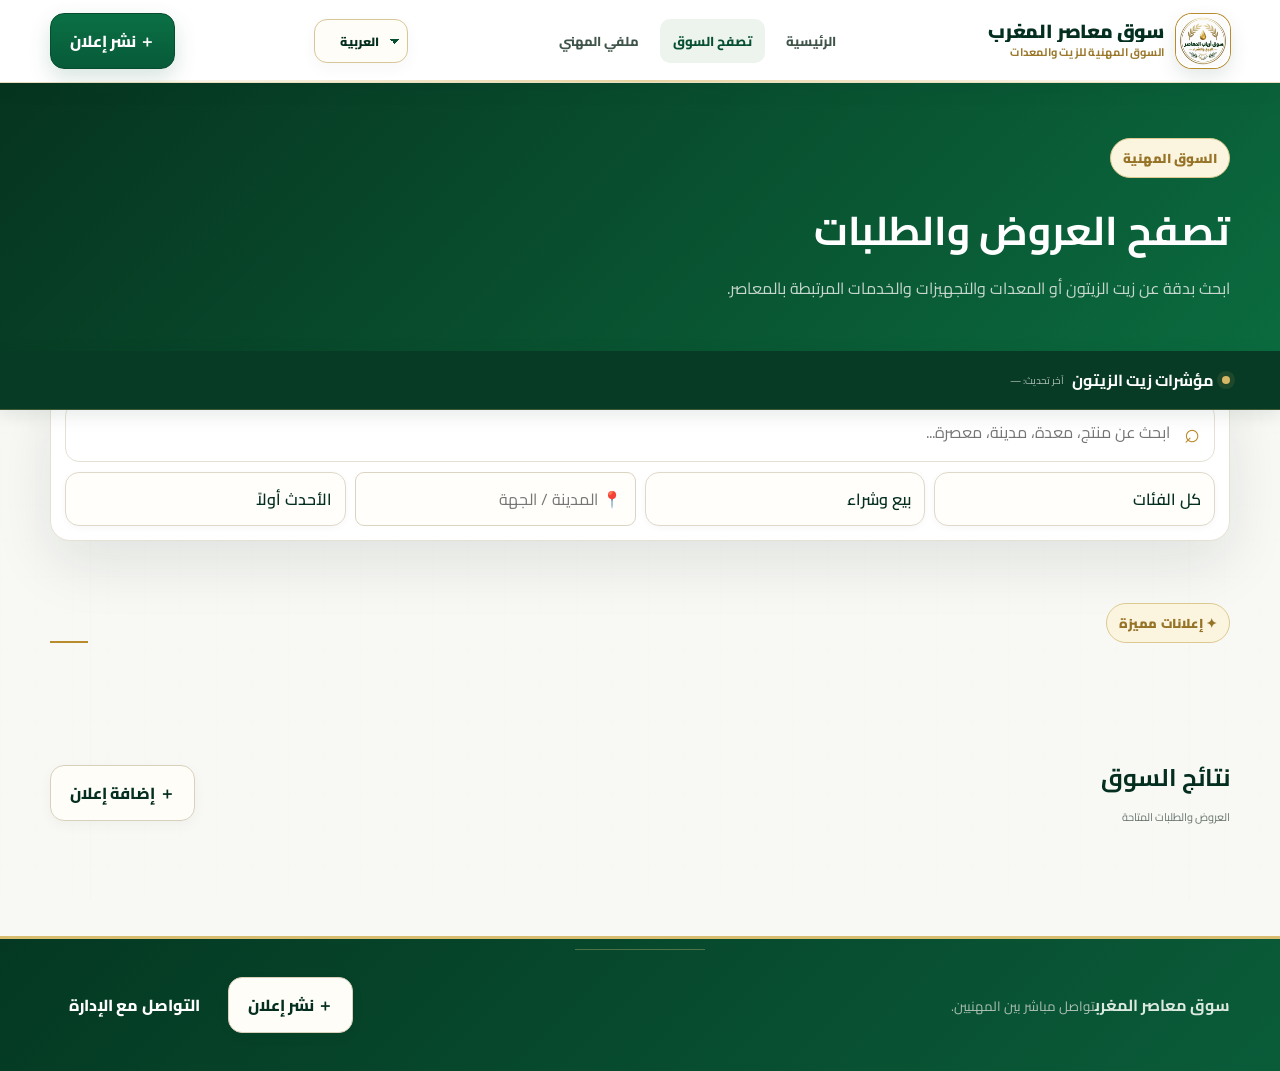
<file: search.html>
<!doctype html><html lang="ar" dir="rtl"><head><meta charset="utf-8"><meta name="viewport" content="width=device-width,initial-scale=1"><title>السوق | سوق معاصر المغرب</title><link rel="stylesheet" href="styles.css"></head><body><header class="topbar"><div class="wrap nav"><a class="brand" href="index.html"><img src="logoSAM.png" alt=""><span><b>سوق معاصر المغرب</b><small>السوق المهنية للزيت والمعدات</small></span></a><nav class="navlinks"><a href="index.html">الرئيسية</a><a class="active" href="search.html">تصفح السوق</a><a href="profile.html">ملفي المهني</a></nav><a class="btn primary" href="publish.html">＋ نشر إعلان</a></div></header><section class="market-hero"><div class="wrap"><span class="eyebrow">السوق المهنية</span><h1>تصفح العروض والطلبات</h1><p>ابحث بدقة عن زيت الزيتون أو المعدات والتجهيزات والخدمات المرتبطة بالمعاصر.</p></div></section><section class="market-ticker compact"><div class="wrap ticker-wrap"><div class="ticker-label"><span class="ticker-dot"></span><b>مؤشرات زيت الزيتون</b><small id="tickerUpdated">آخر تحديث: —</small></div><div class="ticker-track" id="priceTicker"></div></div></section><main class="wrap market-shell"><section class="search-panel"><div class="search-main"><span>⌕</span><input id="q" placeholder="ابحث عن منتج، معدة، مدينة، معصرة..."></div><div class="filter-row"><select class="field" id="cat"><option value="الكل">كل الفئات</option><option value="زيت الزيتون">🫒 زيت الزيتون</option><option value="المعدات والتجهيزات">⚙️ المعدات والتجهيزات</option></select><select class="field" id="kind"><option value="الكل">بيع وشراء</option><option value="بيع">للبيع</option><option value="شراء">طلبات الشراء</option></select><input class="field" id="locationFilter" placeholder="📍 المدينة / الجهة"><select class="field" id="sort"><option value="latest">الأحدث أولاً</option><option value="oldest">الأقدم أولاً</option></select></div></section><section class="section search-sponsored"><div class="section-head"><div><span class="eyebrow">✦ إعلانات مميزة</span></div></div><div id="sponsoredGrid" class="grid sponsored-grid"></div></section><section class="section"><div class="results-head"><div><h2>نتائج السوق</h2><span id="resultsHint">العروض والطلبات المتاحة</span></div><a class="btn light" href="publish.html">＋ إضافة إعلان</a></div><div id="grid" class="grid"></div></section></main><footer class="footer"><div class="wrap foot"><div><b>سوق معاصر المغرب</b><small>تواصل مباشر بين المهنيين.</small></div><div class="footer-actions"><a class="btn light" href="publish.html">＋ نشر إعلان</a><a class="btn footer-admin" href="contact-admin.html">التواصل مع الإدارة</a></div></div></footer><script src="app.js"></script><script>Souk.initSearch()</script></body></html>
</file>
<file: styles.css>
@import url('https://fonts.googleapis.com/css2?family=Cairo:wght@400;500;600;700;800&display=swap');
:root{--g:#07552f;--g2:#0e7040;--g3:#083d25;--gold:#b58a2a;--gold2:#d6b765;--cream:#fbfaf6;--paper:#fff;--ink:#18251e;--muted:#6d7771;--line:#e9e2d1;--soft:#f5f1e6;--danger:#a84232;--shadow:0 18px 50px rgba(13,42,27,.09)}*{box-sizing:border-box}html{scroll-behavior:smooth}body{margin:0;background:linear-gradient(180deg,#fbfaf6 0%,#f7f6f1 100%);color:var(--ink);font-family:Cairo,Arial,sans-serif}a{text-decoration:none;color:inherit}button,input,select,textarea{font:inherit}button{cursor:pointer}.wrap{width:min(1180px,calc(100% - 32px));margin:auto}.topbar{background:rgba(255,255,255,.92);border-bottom:1px solid var(--line);position:sticky;top:0;z-index:30;backdrop-filter:blur(14px)}.nav{height:78px;display:flex;align-items:center;justify-content:space-between;gap:20px}.brand{display:flex;align-items:center;gap:11px}.brand img{width:52px;height:52px;border-radius:50%;object-fit:cover;border:3px solid #fff;box-shadow:0 0 0 1px var(--gold),0 5px 14px rgba(0,0,0,.08)}.brand b{display:block;font-size:18px;color:var(--g3);line-height:1.2}.brand small{color:var(--gold);font-weight:700}.navlinks{display:flex;gap:8px;align-items:center}.navlinks a{padding:10px 14px;border-radius:12px;color:#46534c;font-weight:700}.navlinks a:hover{background:var(--soft);color:var(--g)}.btn{display:inline-flex;align-items:center;justify-content:center;gap:7px;border:0;border-radius:13px;padding:12px 18px;font-weight:800;transition:.18s;white-space:nowrap}.btn:hover{transform:translateY(-1px)}.btn.primary{background:linear-gradient(135deg,var(--g),var(--g2));color:#fff;box-shadow:0 10px 24px rgba(7,85,47,.17)}.btn.gold{background:linear-gradient(135deg,#a87917,var(--gold));color:#fff}.btn.light{background:#fff;border:1px solid var(--line);color:var(--g)}.btn.whatsapp{background:#1e9b59;color:#fff}.hero{padding:52px 0 34px;display:grid;grid-template-columns:1.15fr .85fr;gap:42px;align-items:center}.eyebrow{display:inline-flex;padding:7px 12px;border:1px solid #dcc98f;background:#fbf5df;color:#8b681d;border-radius:999px;font-weight:800;font-size:13px}.hero h1{font-size:clamp(34px,5vw,56px);line-height:1.15;margin:14px 0 15px;color:var(--g3)}.hero p{font-size:17px;line-height:1.9;color:var(--muted);max-width:680px}.hero-actions{display:flex;gap:10px;flex-wrap:wrap;margin-top:22px}.hero-art{min-height:320px;border-radius:30px;background:radial-gradient(circle at 75% 25%,#eadcae,transparent 34%),linear-gradient(145deg,#0a5430,#083c25);position:relative;overflow:hidden;box-shadow:var(--shadow)}.hero-art:before,.hero-art:after{content:"";position:absolute;border:1px solid rgba(214,183,101,.45);border-radius:50%;width:330px;height:330px;left:-90px;bottom:-120px}.hero-art:after{width:450px;height:450px;left:auto;right:-180px;top:-190px}.hero-art img{position:absolute;width:190px;height:190px;border-radius:50%;object-fit:cover;left:50%;top:50%;transform:translate(-50%,-50%);border:8px solid rgba(255,255,255,.9);box-shadow:0 18px 50px rgba(0,0,0,.25)}.searchbox{background:#fff;border:1px solid var(--line);border-radius:20px;padding:8px;display:flex;gap:8px;box-shadow:0 12px 30px rgba(13,42,27,.06);margin-top:22px}.searchbox input{border:0;outline:0;flex:1;padding:12px 14px;min-width:0;background:transparent}.searchbox select{border:0;border-right:1px solid var(--line);outline:0;padding:0 12px;color:#526058;background:#fff}.section{padding:26px 0 54px}.section-head{display:flex;align-items:end;justify-content:space-between;gap:16px;margin-bottom:18px}.section-head h2{margin:0;color:var(--g3);font-size:27px}.section-head p{margin:5px 0 0;color:var(--muted)}.cats{display:grid;grid-template-columns:repeat(2,1fr);gap:18px}.catcard{padding:26px;border:1px solid var(--line);border-radius:22px;background:#fff;box-shadow:0 10px 28px rgba(13,42,27,.05);display:flex;align-items:center;justify-content:space-between;gap:20px}.caticon{width:68px;height:68px;border-radius:20px;display:grid;place-items:center;font-size:31px;background:var(--soft);border:1px solid var(--line)}.catcard h3{margin:0 0 5px;color:var(--g3)}.catcard p{margin:0;color:var(--muted);line-height:1.7}.stats{display:grid;grid-template-columns:repeat(3,1fr);gap:14px;margin-top:25px}.stat{background:#fff;border:1px solid var(--line);border-radius:18px;padding:18px;text-align:center}.stat strong{display:block;font-size:25px;color:var(--g)}.stat span{color:var(--muted);font-size:13px}.toolbar{position:sticky;top:78px;z-index:20;background:rgba(247,246,241,.93);backdrop-filter:blur(12px);padding:14px 0;border-bottom:1px solid var(--line)}.filters{display:grid;grid-template-columns:1.1fr .8fr .8fr 2fr;gap:9px}.field{width:100%;border:1px solid var(--line);background:#fff;border-radius:12px;padding:11px 13px;outline:0;color:var(--ink)}.field:focus{border-color:var(--gold)}.grid{display:grid;grid-template-columns:repeat(4,1fr);gap:18px}.card{background:#fff;border:1px solid var(--line);border-radius:18px;overflow:hidden;box-shadow:0 10px 26px rgba(13,42,27,.055);transition:.18s}.card:hover{transform:translateY(-3px);box-shadow:0 18px 38px rgba(13,42,27,.10)}.card-image{height:205px;position:relative;background:#e9e4d7;overflow:hidden}.card-image img{width:100%;height:100%;object-fit:cover}.badge{position:absolute;top:11px;right:11px;background:#fff;border-radius:999px;padding:5px 9px;font-size:12px;font-weight:800;box-shadow:0 5px 14px rgba(0,0,0,.12)}.badge.sale{color:#08703c}.badge.buy{color:#1d5d95}.card-body{padding:15px}.card h3{margin:0 0 6px;font-size:17px;color:var(--g3);white-space:nowrap;overflow:hidden;text-overflow:ellipsis}.price{font-weight:800;color:var(--g);font-size:17px}.meta{display:flex;flex-wrap:wrap;gap:6px;color:var(--muted);font-size:12px;margin:8px 0 12px}.meta span{background:#f7f5ee;padding:4px 7px;border-radius:7px}.card-footer{display:flex;justify-content:space-between;align-items:center;border-top:1px solid #f0ede4;padding-top:11px}.card-footer small{color:var(--muted)}.link{color:var(--g);font-weight:800;font-size:13px}.empty{padding:55px 20px;text-align:center;border:1px dashed #d9cfb6;border-radius:20px;color:var(--muted);background:#fff}.empty b{display:block;color:var(--g3);margin-bottom:5px}.detail-layout{display:grid;grid-template-columns:1.05fr .95fr;gap:25px;padding:35px 0 60px}.gallery{background:#fff;border:1px solid var(--line);border-radius:22px;padding:12px}.gallery-main{height:470px;border-radius:16px;overflow:hidden;background:#eee9dd}.gallery-main img{width:100%;height:100%;object-fit:cover}.detail-box{background:#fff;border:1px solid var(--line);border-radius:22px;padding:25px;box-shadow:var(--shadow)}.detail-box h1{margin:8px 0;color:var(--g3);font-size:34px}.detail-price{font-size:28px;color:var(--g);font-weight:800;margin:10px 0}.detail-desc{line-height:2;color:#53605a}.specs{display:grid;grid-template-columns:1fr 1fr;gap:8px;margin:18px 0}.spec{background:#f8f6ef;border-radius:12px;padding:10px}.spec small{display:block;color:var(--muted);font-size:11px}.spec b{color:var(--g3)}.contact{display:grid;grid-template-columns:1fr 1fr;gap:10px;margin-top:20px}.notice{background:#fbf6e6;border:1px solid #e6d39b;color:#6f5b25;border-radius:15px;padding:14px 16px;line-height:1.8;font-size:13px}.form-shell{max-width:850px;margin:35px auto 70px}.form-card{background:#fff;border:1px solid var(--line);border-radius:24px;padding:28px;box-shadow:var(--shadow)}.form-title h1{margin:0;color:var(--g3);font-size:32px}.form-title p{color:var(--muted);line-height:1.8}.form-grid{display:grid;grid-template-columns:1fr 1fr;gap:14px}.full{grid-column:1/-1}.label{display:block;font-weight:800;color:#34433b;font-size:13px;margin:0 0 6px}.agree{display:flex;gap:9px;align-items:flex-start;background:#faf8f0;padding:13px;border-radius:12px;margin-top:15px;color:#59635e;font-size:13px;line-height:1.8}.agree input{margin-top:5px}.modal{display:none;position:fixed;inset:0;z-index:100}.modal.open{display:block}.modal-back{position:absolute;inset:0;background:rgba(6,24,16,.62);backdrop-filter:blur(4px)}.modal-box{position:relative;width:min(760px,calc(100% - 26px));max-height:86vh;overflow:auto;margin:7vh auto;background:#fff;border-radius:22px;padding:28px;box-shadow:0 30px 80px rgba(0,0,0,.28)}.modal-close{position:absolute;top:12px;left:12px;border:0;background:#f1eee4;border-radius:50%;width:36px;height:36px;font-size:22px}.law h2{color:var(--g3)}.law li{margin:9px 0;line-height:1.8}.footer{margin-top:20px;background:#073b24;color:#dce9df;padding:34px 0}.footer .foot{display:flex;justify-content:space-between;gap:20px;align-items:center}.footer small{color:#aebfb3}.hidden{display:none!important}@media(max-width:980px){.grid{grid-template-columns:repeat(3,1fr)}.hero{grid-template-columns:1fr}.hero-art{min-height:260px}.filters{grid-template-columns:1fr 1fr}.filters .wide{grid-column:1/-1}.detail-layout{grid-template-columns:1fr}.cats{grid-template-columns:1fr}}@media(max-width:700px){.wrap{width:min(100% - 22px,1180px)}.nav{height:68px}.navlinks{display:none}.brand img{width:46px;height:46px}.brand b{font-size:15px}.brand small{font-size:11px}.hero{padding:34px 0 22px}.hero h1{font-size:35px}.hero p{font-size:15px}.hero-art{min-height:230px}.hero-art img{width:135px;height:135px}.stats{grid-template-columns:1fr}.grid{grid-template-columns:1fr 1fr;gap:12px}.card-image{height:160px}.section{padding-bottom:38px}.toolbar{top:68px}.filters{grid-template-columns:1fr 1fr}.filters .wide{grid-column:1/-1}.detail-layout{padding-top:18px}.gallery-main{height:310px}.detail-box h1{font-size:27px}.contact{grid-template-columns:1fr}.form-grid{grid-template-columns:1fr}.full{grid-column:auto}.footer .foot{flex-direction:column;text-align:center}}@media(max-width:470px){.grid{grid-template-columns:1fr}.card-image{height:205px}.hero-actions .btn{width:100%}.cats{gap:12px}.catcard{padding:18px}.caticon{width:55px;height:55px;font-size:25px}}
/* Media upload + mobile refinements */
.upload-box{border:1.5px dashed #cfc4a6;border-radius:18px;background:#fcfbf6;padding:12px}.media-input{position:absolute;opacity:0;width:1px;height:1px}.upload-trigger{min-height:112px;border-radius:14px;background:#fff;border:1px solid var(--line);display:flex;align-items:center;justify-content:center;gap:13px;text-align:right;padding:16px;cursor:pointer;color:var(--g3)}.upload-trigger:hover{border-color:var(--gold);background:#fffdf7}.upload-icon{width:48px;height:48px;border-radius:14px;display:grid;place-items:center;background:var(--soft);border:1px solid var(--line);font-size:27px;color:var(--g)}.upload-trigger b{display:block}.upload-trigger small{display:block;color:var(--muted);margin-top:4px;line-height:1.6}.upload-note{font-size:11px;color:var(--muted);padding:8px 4px 2px}.media-preview{display:grid;grid-template-columns:repeat(4,1fr);gap:9px;margin-top:10px}.upload-item{position:relative;overflow:hidden;border-radius:13px;background:#eee9dd;border:1px solid var(--line);aspect-ratio:1/1}.upload-item img,.upload-item video{width:100%;height:100%;object-fit:cover;display:block}.upload-item-info{position:absolute;right:5px;left:5px;bottom:5px;background:rgba(7,61,37,.86);color:#fff;border-radius:8px;padding:4px 7px;font-size:10px;white-space:nowrap;overflow:hidden;text-overflow:ellipsis}.remove-media{position:absolute;top:5px;left:5px;width:30px;height:30px;border:0;border-radius:50%;background:rgba(255,255,255,.94);color:#9a3025;font-size:20px;line-height:1}.media-count{position:absolute;left:10px;bottom:10px;background:rgba(7,61,37,.9);color:#fff;border-radius:999px;padding:4px 8px;font-size:11px;font-weight:800}.card-image video{width:100%;height:100%;object-fit:cover;display:block}.gallery-thumbs{display:grid;grid-template-columns:repeat(6,1fr);gap:8px;margin-top:9px}.thumb{border:2px solid transparent;background:#f4f1e8;border-radius:11px;overflow:hidden;padding:0;aspect-ratio:1/1;position:relative}.thumb.active{border-color:var(--gold)}.thumb img{width:100%;height:100%;object-fit:cover}.thumb span{display:grid;place-items:center;width:100%;height:100%;font-size:24px;color:var(--g)}.gallery-media{width:100%;height:100%;object-fit:contain;display:block;background:#eee9dd}.gallery-main{display:grid;place-items:center}
@media(max-width:700px){.wrap{width:calc(100% - 18px)}.topbar .nav{gap:8px}.topbar .btn{padding:9px 11px;font-size:12px}.hero{gap:20px}.hero h1{font-size:30px}.hero-art{min-height:190px;border-radius:22px}.hero-art img{width:110px;height:110px}.searchbox{display:grid;grid-template-columns:1fr auto;border-radius:16px}.searchbox select{grid-column:1/-1;border:1px solid var(--line);border-radius:10px;padding:10px}.searchbox input{border:1px solid var(--line);border-radius:10px;min-width:0}.searchbox .btn{padding:10px 12px}.section-head{align-items:flex-start}.section-head h2{font-size:23px}.cats{grid-template-columns:1fr}.catcard{min-height:110px}.filters{grid-template-columns:1fr 1fr}.filters .field{min-width:0;font-size:13px;padding:10px}.filters #q{grid-column:1/-1}.toolbar{top:68px}.detail-layout{gap:12px}.gallery{padding:7px;border-radius:17px}.gallery-main{height:300px;border-radius:12px}.gallery-thumbs{grid-template-columns:repeat(5,1fr);gap:6px}.detail-box{padding:17px;border-radius:17px}.detail-box h1{font-size:24px;line-height:1.45}.detail-price{font-size:23px}.specs{grid-template-columns:1fr 1fr}.form-shell{margin-top:18px}.form-card{padding:17px;border-radius:18px}.form-title h1{font-size:26px}.form-grid{gap:11px}.upload-trigger{min-height:96px}.media-preview{grid-template-columns:repeat(3,1fr)}.upload-item-info{font-size:9px}.footer{padding:26px 0}}
@media(max-width:430px){.brand span{max-width:125px}.brand b{font-size:13px}.brand small{font-size:10px}.topbar .btn{font-size:11px}.grid{grid-template-columns:1fr}.card-image{height:220px}.filters{grid-template-columns:1fr}.filters #q{grid-column:auto}.media-preview{grid-template-columns:repeat(2,1fr)}.gallery-main{height:260px}.gallery-thumbs{grid-template-columns:repeat(4,1fr)}}
/* V3.1 — mobile-first gallery and layout corrections */
.gallery-main{position:relative;min-width:0;touch-action:pan-y;overflow:hidden}
.gallery-media{max-width:100%;max-height:100%;object-fit:contain}
.gallery-nav{position:absolute;z-index:3;top:50%;transform:translateY(-50%);width:42px;height:42px;border:0;border-radius:50%;background:rgba(255,255,255,.92);color:var(--g3);font-size:31px;line-height:1;display:grid;place-items:center;box-shadow:0 6px 20px rgba(0,0,0,.15)}
.gallery-nav.prev{right:12px}.gallery-nav.next{left:12px}.gallery-nav.hidden{display:none}
.gallery-thumbs{overflow-x:auto;scrollbar-width:thin;padding-bottom:2px}
.thumb{min-width:0}
@media(max-width:700px){
  html,body{max-width:100%;overflow-x:hidden}
  .nav{height:64px}
  .topbar .nav{width:calc(100% - 14px)}
  .brand{min-width:0;gap:7px}.brand img{width:42px;height:42px}.brand span{min-width:0}.brand b{white-space:nowrap;overflow:hidden;text-overflow:ellipsis}
  .topbar .btn{max-width:128px;overflow:hidden;text-overflow:ellipsis}
  .detail-layout{grid-template-columns:1fr;display:grid;width:100%;padding:14px 0 35px;gap:12px}
  .gallery{width:100%;padding:6px;border-radius:16px}
  .gallery-main{height:clamp(240px,68vw,340px);border-radius:11px}
  .gallery-media{width:100%;height:100%;object-fit:contain}
  .gallery-nav{width:38px;height:38px;font-size:28px}.gallery-nav.prev{right:8px}.gallery-nav.next{left:8px}
  .gallery-thumbs{display:flex;gap:7px;margin-top:7px;overflow-x:auto;scroll-snap-type:x proximity}
  .thumb{flex:0 0 62px;height:62px;scroll-snap-align:start}
  .detail-box{width:100%;min-width:0;padding:15px;border-radius:16px;overflow-wrap:anywhere}
  .detail-box h1{font-size:22px;line-height:1.45;word-break:break-word}
  .detail-price{font-size:21px}
  .specs{grid-template-columns:1fr 1fr;min-width:0}.spec{min-width:0;overflow:hidden}.spec b{display:block;overflow-wrap:anywhere}
  .contact{grid-template-columns:1fr 1fr}.contact .btn{min-width:0;padding:11px 8px}
  .detail-desc{font-size:14px;line-height:1.9;overflow-wrap:anywhere}
  .section{padding-top:18px}
  .form-shell{width:calc(100% - 14px)}
  .form-card{padding:14px}.form-title h1{font-size:24px;line-height:1.4}
  .upload-trigger{width:100%;padding:13px}.media-preview{grid-template-columns:repeat(2,minmax(0,1fr));width:100%}
}
@media(max-width:430px){
  .wrap{width:calc(100% - 14px)}
  .brand b{font-size:12px}.brand small{font-size:9px}
  .topbar .btn{font-size:10px;padding:8px 9px;max-width:112px}
  .gallery-main{height:250px}
  .gallery-nav{width:35px;height:35px;font-size:25px}
  .specs{grid-template-columns:1fr}
  .contact{grid-template-columns:1fr 1fr}
}
/* Detail page — final mobile gallery correction */
.gallery-main{position:relative;display:flex;align-items:center;justify-content:center;min-width:0;overflow:hidden}
.gallery-stage{width:100%;height:100%;display:flex;align-items:center;justify-content:center;min-width:0;overflow:hidden}
.gallery-stage .gallery-media{width:100%;height:100%;max-width:100%;max-height:100%;object-fit:contain;display:block}
.gallery-stage video.gallery-media{background:#111}
@media(max-width:700px){
  .detail-layout{width:100%;grid-template-columns:minmax(0,1fr);overflow:hidden}
  .gallery,.detail-box{min-width:0;max-width:100%}
  .gallery-main{width:100%;height:clamp(230px,70vw,320px)}
  .gallery-stage{width:100%;height:100%;min-width:0}
  .gallery-stage .gallery-media{width:100%;height:100%;object-fit:contain}
  .gallery-thumbs{width:100%;max-width:100%;display:flex;flex-wrap:nowrap;overflow-x:auto;overscroll-behavior-x:contain;-webkit-overflow-scrolling:touch}
  .thumb{flex:0 0 62px}
  .detail-box{overflow:hidden}
  .detail-box h1,.detail-desc,.spec b{overflow-wrap:anywhere;word-break:break-word}
}
@media(max-width:430px){
  .gallery-main{height:clamp(220px,72vw,285px)}
  .thumb{flex-basis:58px;height:58px}
  .detail-box{padding:14px}
}
/* Multilingual navigation + owner controls */
.language-select{appearance:none;border:1px solid rgba(181,138,42,.55);background:#fffdf7;color:var(--g3);border-radius:12px;padding:9px 28px 9px 10px;font:inherit;font-size:12px;font-weight:800;min-width:92px;cursor:pointer;background-image:linear-gradient(45deg,transparent 50%,var(--g) 50%),linear-gradient(135deg,var(--g) 50%,transparent 50%);background-position:calc(100% - 12px) 50%,calc(100% - 7px) 50%;background-size:5px 5px,5px 5px;background-repeat:no-repeat}
.owner-actions{margin-top:10px}.btn.danger{background:#fff0ee;color:#9b3026;border:1px solid #e9b6af}.btn.danger:hover{background:#ffe6e2}
@media(max-width:700px){.language-select{min-width:78px;font-size:11px;padding:8px 23px 8px 7px}.topbar .nav{flex-wrap:nowrap}.topbar .nav .language-select{flex:0 0 auto}.topbar .nav>.btn{flex:0 1 auto}.owner-actions{grid-template-columns:1fr 1fr}}
@media(max-width:430px){.language-select{min-width:70px;font-size:10px}.topbar .nav>.btn{max-width:105px}.brand span{max-width:105px}}
/* Harmonised native dropdowns */
select.field,.searchbox select,.filters select{
  appearance:none;-webkit-appearance:none;
  background-color:#fffdf8;
  background-image:linear-gradient(45deg,transparent 50%,var(--g) 50%),linear-gradient(135deg,var(--g) 50%,transparent 50%);
  background-position:calc(100% - 18px) 50%,calc(100% - 13px) 50%;
  background-size:5px 5px,5px 5px;background-repeat:no-repeat;
  padding-inline-end:34px;cursor:pointer;
  font-weight:600;color:var(--g3);
  box-shadow:0 2px 7px rgba(13,42,27,.035);
  transition:border-color .18s,box-shadow .18s,background-color .18s;
}
select.field:hover,.searchbox select:hover,.filters select:hover{border-color:rgba(181,138,42,.7);background-color:#fffefa}
select.field:focus,.searchbox select:focus,.filters select:focus{border-color:var(--gold);box-shadow:0 0 0 3px rgba(181,138,42,.12)}
select.field option{background:#fff;color:var(--ink);font-weight:500;padding:10px}
html[dir="rtl"] select.field,html[dir="rtl"] .searchbox select,html[dir="rtl"] .filters select{background-position:calc(0% + 13px) 50%,calc(0% + 18px) 50%;padding-left:34px;padding-right:13px}
@media(max-width:700px){select.field,.searchbox select,.filters select{min-height:46px;border-radius:13px}}

/* V3.5 — Morocco Olive Mill Market / institutional visual refresh */
:root{
  --g:#0b5b38;--g2:#137449;--g3:#063d27;
  --gold:#b58a2a;--gold2:#d8bd72;--cream:#f8f6ef;
  --paper:#fff;--ink:#17251e;--muted:#68746d;--line:#e6e0d2;
  --soft:#f2efe5;--shadow:0 18px 55px rgba(8,55,35,.09)
}
body{background:radial-gradient(circle at 8% 0%,rgba(216,189,114,.12),transparent 28%),linear-gradient(180deg,#fbfaf6 0%,#f5f5f0 100%);font-family:Cairo,Arial,sans-serif}
body:before{content:"";position:fixed;inset:0;pointer-events:none;opacity:.22;background-image:linear-gradient(rgba(7,61,39,.025) 1px,transparent 1px),linear-gradient(90deg,rgba(7,61,39,.025) 1px,transparent 1px);background-size:36px 36px;z-index:-1}
.topbar{background:rgba(255,255,255,.94);border-bottom:1px solid rgba(181,138,42,.22);box-shadow:0 4px 22px rgba(8,55,35,.045)}
.nav{height:82px}
.brand{gap:12px}
.brand img{width:54px;height:54px;border:2px solid #fff;box-shadow:0 0 0 1px var(--gold),0 8px 20px rgba(8,55,35,.13)}
.brand b{font-size:19px;letter-spacing:-.2px}
.brand small{color:#9b761f;letter-spacing:.2px}
.navlinks a{font-size:13px;border:1px solid transparent}
.navlinks a:hover{border-color:var(--line);background:#fbfaf5}
.btn{border-radius:14px;padding:12px 19px;box-shadow:none}
.btn.primary{background:linear-gradient(135deg,#075b37,#13804d);box-shadow:0 9px 22px rgba(7,91,55,.16)}
.btn.light{background:rgba(255,255,255,.9);border-color:#ddd6c5;box-shadow:0 4px 14px rgba(8,55,35,.04)}
.btn.gold{background:linear-gradient(135deg,#9d761d,#c29a3a)}
.hero{padding:62px 0 42px;gap:50px}
.hero h1{font-size:clamp(36px,5vw,58px);letter-spacing:-1.2px}
.hero p{font-size:16px;max-width:650px}
.hero-art{min-height:350px;border-radius:34px;background:radial-gradient(circle at 72% 23%,rgba(216,189,114,.48),transparent 27%),linear-gradient(145deg,#0b5b38,#063a25);box-shadow:0 25px 70px rgba(6,61,39,.18)}
.hero-art:before,.hero-art:after{border-color:rgba(216,189,114,.32)}
.hero-art img{width:205px;height:205px;border:7px solid rgba(255,255,255,.94)}
.searchbox{border-radius:22px;padding:7px;box-shadow:0 16px 36px rgba(8,55,35,.08);border-color:#e4ddce}
.searchbox input{font-size:14px}
.section{padding:34px 0 58px}
.section-head{margin-bottom:22px}
.section-head h2{font-size:29px;letter-spacing:-.3px}
.section-head p{font-size:13px}
.cats{gap:20px}
.catcard{border-radius:24px;padding:28px;background:linear-gradient(145deg,#fff,#fbfaf5);box-shadow:0 12px 32px rgba(8,55,35,.055);position:relative;overflow:hidden}
.catcard:after{content:"";position:absolute;width:120px;height:120px;border-radius:50%;border:1px solid rgba(181,138,42,.15);left:-45px;bottom:-55px}
.catcard:hover{transform:translateY(-3px);border-color:#d8c99f;box-shadow:0 20px 42px rgba(8,55,35,.09)}
.caticon{width:72px;height:72px;border-radius:22px;background:linear-gradient(145deg,#f8f3e3,#eee9d9);border-color:#e1d7bb}
.stats{gap:16px}
.stat{border-radius:20px;padding:20px;background:rgba(255,255,255,.86);box-shadow:0 8px 25px rgba(8,55,35,.035)}
.stat strong{font-size:27px}
.toolbar{top:82px;background:rgba(247,246,241,.9);border-bottom-color:rgba(181,138,42,.18)}
.filters{gap:11px}
.field,select.field{border-radius:14px;border-color:#dfd9ca;background:#fffefa;min-height:46px}
.field:focus,select.field:focus{box-shadow:0 0 0 4px rgba(181,138,42,.10);border-color:var(--gold)}
.grid{gap:20px}
.card{border-radius:21px;box-shadow:0 12px 30px rgba(8,55,35,.055);border-color:#e5dfd1}
.card:hover{transform:translateY(-4px);box-shadow:0 22px 45px rgba(8,55,35,.11)}
.card-image{height:215px;background:linear-gradient(145deg,#eee9dc,#e5e0d1)}
.badge{top:12px;right:12px;padding:6px 10px}
.card-body{padding:17px}
.card h3{font-size:16px}
.price{font-size:18px}
.detail-layout{padding:40px 0 70px;gap:28px}
.gallery,.detail-box,.form-card{border-radius:25px;border-color:#e3dccb;box-shadow:var(--shadow)}
.gallery{padding:13px;background:rgba(255,255,255,.9)}
.gallery-main{border-radius:18px;background:linear-gradient(145deg,#f0ede4,#e5e1d5)}
.detail-box{padding:29px;background:rgba(255,255,255,.94)}
.detail-box h1{font-size:35px;letter-spacing:-.5px}
.detail-price{font-size:30px}
.spec{border:1px solid #e8e1d2;background:#faf8f2;border-radius:14px;padding:12px}
.contact .btn{min-height:48px}
.form-shell{max-width:900px;margin:42px auto 75px}
.form-card{padding:32px;background:rgba(255,255,255,.95)}
.form-title{padding-bottom:17px;border-bottom:1px solid #eee9dd;margin-bottom:22px}
.form-title h1{font-size:34px;letter-spacing:-.4px}
.form-grid{gap:16px}
.label{font-size:12px;color:#31443a;margin-bottom:7px}
.agree{border:1px solid #e9e1cd;background:#fbf8ef;border-radius:15px;padding:15px}
.upload-box{border:1px solid #e5dece;border-radius:17px;padding:12px;background:#fcfbf7}
.upload-trigger{border-radius:14px;background:#fffefb}
.modal-box{border:1px solid #e0d7c3;border-radius:25px;box-shadow:0 30px 90px rgba(0,0,0,.24)}
.law h2{border-bottom:1px solid #eee7d8;padding-bottom:12px;margin-bottom:15px}
.footer{background:linear-gradient(135deg,#063a25,#0b5b38);padding:38px 0;border-top:3px solid rgba(216,189,114,.42)}
.footer .btn.light{color:var(--g3)}
.language-select{height:44px;border-radius:13px;border-color:#d9c99d;background-color:#fffdf8;box-shadow:0 5px 15px rgba(8,55,35,.04)}
.owner-actions{border-top:1px solid #eee8da;padding-top:10px}
.btn.danger{border-color:#e7b9b0;background:#fff5f3}

/* Make the internal-rules link unmistakably clickable */
#lawLink{cursor:pointer;text-decoration:underline;text-underline-offset:3px}

@media(max-width:980px){.hero{gap:28px}.grid{grid-template-columns:repeat(3,1fr)}}
@media(max-width:700px){
  .nav{height:70px}.brand img{width:45px;height:45px}.brand b{font-size:14px}
  .hero{padding:38px 0 26px}.hero h1{font-size:31px}.hero-art{min-height:230px;border-radius:25px}.hero-art img{width:135px;height:135px}
  .section{padding:26px 0 42px}.section-head h2{font-size:24px}
  .catcard{padding:20px;border-radius:20px}.stats{gap:10px}
  .toolbar{top:70px}.filters{gap:8px}.filters .field{min-height:44px}
  .card{border-radius:18px}.card-image{height:170px}
  .detail-layout{padding:18px 0 40px}.gallery,.detail-box,.form-card{border-radius:19px}.detail-box{padding:18px}.detail-box h1{font-size:24px}.detail-price{font-size:24px}
  .form-shell{margin-top:22px}.form-card{padding:18px}.form-title h1{font-size:27px}
  .footer{padding:30px 0}
}
@media(max-width:470px){
  .grid{grid-template-columns:1fr}.card-image{height:210px}.hero h1{font-size:29px}.hero-art{min-height:205px}
  .language-select{min-width:68px}.topbar .nav>.btn{max-width:106px}
}

/* V4 — institutional upgrade inspired by a refined school / institution identity */
:root{--ink:#183228;--g:#075a38;--g2:#0c7046;--g3:#043822;--gold:#b99135;--gold2:#d7bf7a;--cream:#f6f1e5;--paper:#fffdf8;--line:#e4ddcc;--shadow:0 22px 60px rgba(5,55,34,.10)}
body{background:#f7f5ee;color:var(--ink)}
body:after{content:"";position:fixed;inset:0;pointer-events:none;z-index:-2;background:linear-gradient(90deg,transparent 0 7%,rgba(185,145,53,.025) 7% 7.1%,transparent 7.1% 92.9%,rgba(185,145,53,.025) 92.9% 93%,transparent 93%)}
.topbar{background:#fffdf9;border-bottom:1px solid rgba(185,145,53,.30);box-shadow:0 8px 30px rgba(5,55,34,.055)}
.nav{position:relative}
.nav:after{content:"";position:absolute;left:0;right:0;bottom:0;height:2px;background:linear-gradient(90deg,transparent,var(--gold2),transparent);opacity:.65}
.brand img{border-radius:16px;box-shadow:0 0 0 1px var(--gold),0 8px 20px rgba(5,55,34,.12)}
.brand b{font-weight:900;color:var(--g3)}
.brand small{font-weight:700;color:#9a7729}
.navlinks a{font-weight:800;color:#40554a;padding:9px 12px;border-radius:10px}
.navlinks a:hover{color:var(--g);background:#f5f1e6}
.nav-actions,.footer-actions,.admin-top-actions{display:flex;gap:9px;align-items:center}
.btn{border-radius:10px;font-weight:800;letter-spacing:.05px}
.btn.primary{background:linear-gradient(180deg,#0b7045,#075a38);border:1px solid #064d31;box-shadow:0 9px 22px rgba(7,90,56,.16)}
.btn.gold{background:linear-gradient(180deg,#c5a14e,#a77d24);border:1px solid #956e1d;color:#fff;box-shadow:0 9px 20px rgba(167,125,36,.16)}
.btn.light{background:#fffdf8;border:1px solid #d9d0bc;color:var(--g3)}
.hero{position:relative;padding:76px 0 62px;min-height:520px;align-items:center}
.hero:before{content:"";position:absolute;top:34px;right:-30px;width:110px;height:110px;border:1px solid rgba(185,145,53,.22);border-radius:50%;box-shadow:0 0 0 12px rgba(185,145,53,.035),0 0 0 24px rgba(185,145,53,.025)}
.hero>div:first-child{position:relative;z-index:1}
.eyebrow{font-weight:900;letter-spacing:.15px;color:#967326}
.hero h1{font-weight:950;line-height:1.25;font-size:clamp(39px,5.3vw,64px);color:var(--g3);margin-top:16px}
.hero h1:after{content:"";display:block;width:78px;height:3px;background:var(--gold);margin-top:20px;border-radius:10px}
.hero p{font-size:16px;line-height:2;color:#596960;max-width:680px}
.hero-art{border-radius:8px;min-height:390px;border:1px solid rgba(215,191,122,.5);box-shadow:0 28px 70px rgba(5,55,34,.20);position:relative}
.hero-art:before{content:"";position:absolute;inset:18px;border:1px solid rgba(215,191,122,.35);border-radius:5px}
.hero-art:after{content:"سوق معاصر المغرب";position:absolute;bottom:27px;right:0;left:0;text-align:center;color:rgba(255,255,255,.82);font-size:13px;font-weight:900;letter-spacing:1px}
.hero-art img{position:relative;z-index:2;width:190px;height:190px;box-shadow:0 20px 50px rgba(0,0,0,.20)}
.searchbox{border-radius:12px;padding:7px;background:#fff;border:1px solid #ddd4c1;box-shadow:0 20px 45px rgba(5,55,34,.10)}
.section{padding:42px 0 66px}
.section-head{position:relative}
.section-head:after{content:"";display:block;width:42px;height:2px;background:var(--gold);margin-top:12px}
.section-head h2{font-weight:950;color:var(--g3);font-size:30px}
.section-head p{color:#69766f}
.cats{gap:24px}
.catcard{border-radius:8px;border:1px solid #ddd5c3;background:linear-gradient(135deg,#fffefb,#f5f1e6);box-shadow:0 16px 35px rgba(5,55,34,.07);min-height:190px}
.catcard:before{content:"";position:absolute;top:0;right:0;width:70px;height:3px;background:var(--gold)}
.catcard h3{font-size:20px;color:var(--g3)}
.catcard p{line-height:1.9}
.caticon{border-radius:50%;width:68px;height:68px;background:#f4eddb;border:1px solid #d8c79a}
.stats{margin-top:28px}
.stat{border-radius:8px;border-top:3px solid var(--gold);background:#fffefa;box-shadow:0 10px 30px rgba(5,55,34,.05)}
.stat strong{color:var(--g3)}
.card{border-radius:8px;border:1px solid #ded6c4;background:#fffefa;box-shadow:0 12px 34px rgba(5,55,34,.07)}
.card:hover{transform:translateY(-5px);border-color:#ccb779}
.card-image{border-radius:7px 7px 0 0}
.card-body{padding:19px}
.card h3{font-weight:900;color:#20392d}
.badge{border-radius:5px;font-weight:900}
.sponsored-card{border:2px solid rgba(185,145,53,.68);box-shadow:0 18px 45px rgba(143,104,25,.13);position:relative}
.sponsored-card:before{content:"";position:absolute;top:0;left:0;right:0;height:3px;background:linear-gradient(90deg,var(--gold),var(--gold2),var(--gold));z-index:4}
.sponsored-badge{background:linear-gradient(135deg,#a77d24,#c6a34f)!important;color:#fff!important}
.sponsor-name{font-size:11px;font-weight:900;color:#9a7729;margin-bottom:6px}
.sponsor-eyebrow{color:#a17b22}
.sponsored-grid{grid-template-columns:repeat(3,minmax(0,1fr))}
.search-sponsored{padding-bottom:28px}
.search-sponsored:has(.hidden){display:none}
.notice{border-radius:8px;border:1px solid #ded4bd;background:#fbf8ef;box-shadow:0 10px 25px rgba(5,55,34,.04)}
.footer{border-top:3px solid var(--gold2);background:linear-gradient(135deg,#043822,#0a5c39);position:relative}
.footer:before{content:"";display:block;position:absolute;top:10px;left:0;right:0;margin:auto;width:130px;height:1px;background:rgba(215,191,122,.35)}
.footer-admin{background:transparent!important;color:#fff!important;border-color:rgba(215,191,122,.5)!important}
.form-card{border-radius:8px;border-top:4px solid var(--gold);box-shadow:0 24px 70px rgba(5,55,34,.10)}
.form-title h1{color:var(--g3);font-weight:950}
.field{border-radius:9px;border-color:#dcd4c2;background:#fffefa}
.field:focus{border-color:var(--gold);box-shadow:0 0 0 4px rgba(185,145,53,.10)}
.agree{border-radius:8px}
.modal-box{border-radius:8px;border-top:4px solid var(--gold)}

/* Administration */
.admin-page{background:#f3f1e9}
.admin-shell{padding:42px 0 80px}
.admin-login{max-width:560px;margin:40px auto;background:#fffefa;border:1px solid #ddd4c0;border-top:5px solid var(--gold);border-radius:8px;padding:38px;box-shadow:var(--shadow);text-align:center}
.admin-emblem{width:68px;height:68px;margin:0 auto 18px;border-radius:50%;display:grid;place-items:center;background:#f3ebd7;border:1px solid #d5bf84;color:var(--g3);font-size:28px;font-weight:900}
.admin-login h1,.admin-heading h1{color:var(--g3);font-weight:950;margin:8px 0 10px}
.admin-login p,.admin-heading p{color:#69756e;line-height:1.9}
.admin-login-row{display:grid;grid-template-columns:1fr auto;gap:10px;margin-top:22px}
.admin-note{display:block;color:#7c827e;margin-top:16px;line-height:1.7}
.admin-panel{background:transparent}
.admin-heading{display:flex;justify-content:space-between;gap:25px;align-items:flex-end;margin-bottom:24px}
.admin-kpis{display:grid;grid-template-columns:repeat(3,110px);gap:10px}
.admin-kpis>div{background:#fffefa;border:1px solid #ddd4c0;border-top:3px solid var(--gold);border-radius:7px;padding:13px;text-align:center}
.admin-kpis b{display:block;font-size:25px;color:var(--g3)}
.admin-kpis span{font-size:11px;color:#707b75;font-weight:800}
.admin-tabs{display:flex;gap:8px;padding:8px;background:#e9e5da;border:1px solid #d9d1bf;border-radius:8px;margin-bottom:18px}
.admin-tab{border:0;background:transparent;padding:12px 18px;border-radius:6px;font:inherit;font-weight:900;color:#52625a;cursor:pointer}
.admin-tab.active{background:#fffefa;color:var(--g3);box-shadow:0 5px 18px rgba(5,55,34,.07);border:1px solid #ded5c1}
.admin-section{background:#fffefa;border:1px solid #ded6c4;border-radius:8px;padding:24px;box-shadow:0 15px 35px rgba(5,55,34,.055)}
.admin-section-head{display:flex;justify-content:space-between;margin-bottom:18px}
.admin-section-head h2{margin:0;color:var(--g3);font-weight:950}
.admin-section-head p{margin:6px 0 0;color:#737e78}
.admin-list{display:grid;gap:10px}
.admin-row{display:flex;align-items:center;justify-content:space-between;gap:15px;padding:15px;border:1px solid #e4dece;border-radius:7px;background:#fffdfa}
.admin-row-main{display:grid;gap:5px;min-width:0}.admin-row-main b{color:#203a2d}.admin-row-main small{color:#7a837e}.admin-row-main p{margin:5px 0 0;line-height:1.8;color:#55635b}.admin-row-actions{display:flex;gap:7px;flex:0 0 auto}.admin-row-actions .btn{padding:9px 12px;font-size:12px}
.admin-chip{display:inline-flex;width:max-content;padding:4px 8px;border-radius:4px;background:#edf3ed;color:var(--g);font-size:10px;font-weight:900}.gold-chip{background:#f5ecd5;color:#977225}.read{opacity:.62}
.admin-ad-form{display:grid;grid-template-columns:1fr 1fr;gap:13px;padding:18px;background:#faf7ef;border:1px solid #e6decc;border-radius:7px;margin-bottom:18px}.admin-ad-form .full{grid-column:1/-1}.admin-ad-form label{display:block;font-size:12px;font-weight:900;color:#43544b;margin-bottom:6px}.admin-checks{display:flex;gap:25px;flex-wrap:wrap}.admin-checks label{display:flex;gap:7px;align-items:center}.admin-form-actions{display:flex;gap:9px}
.contact-admin-card{max-width:850px;margin-left:auto;margin-right:auto}.contact-admin-note{margin-top:18px;padding:14px;border:1px solid #e4dcc8;background:#fbf8ef;border-radius:7px;color:#6b746f;line-height:1.8}
.hidden{display:none!important}
@media(max-width:800px){.hero{min-height:auto;padding-top:48px}.hero-art{min-height:300px}.sponsored-grid{grid-template-columns:1fr 1fr}.admin-heading{align-items:stretch;flex-direction:column}.admin-kpis{grid-template-columns:repeat(3,1fr)}.admin-row{align-items:flex-start;flex-direction:column}.admin-row-actions{width:100%}.admin-row-actions .btn{flex:1}.admin-ad-form{grid-template-columns:1fr}.admin-ad-form .full{grid-column:auto}}
@media(max-width:520px){.nav-actions .btn:first-child{display:none}.hero h1{font-size:34px}.sponsored-grid{grid-template-columns:1fr}.admin-login{padding:25px 18px}.admin-login-row{grid-template-columns:1fr}.admin-tabs{overflow:auto}.admin-tab{white-space:nowrap}.footer-actions{flex-wrap:wrap}.footer-actions .btn{flex:1;text-align:center}.nav-actions{gap:5px}.nav-actions .btn{padding:9px 10px;font-size:11px}}


/* V4.1 — clear administration navigation */
.admin-nav-link{font-weight:800!important;color:var(--gold,#d7bf7a)!important}
.admin-nav-link::before{content:"⌘";margin-inline-end:5px;opacity:.85}
.admin-footer-link{display:inline-flex;align-items:center;justify-content:center;min-height:42px;padding:0 14px;border:1px solid rgba(215,191,122,.45);border-radius:12px;color:#fff;text-decoration:none;font-weight:800;font-size:.9rem}
.admin-footer-link:hover{border-color:#d7bf7a;background:rgba(215,191,122,.08)}
@media(max-width:760px){.navlinks .admin-nav-link{display:none}.admin-footer-link{width:100%}}
/* ===== V5 — PROFESSIONAL MARKET REDESIGN ===== */
:root{--g:#064b2b;--g2:#0a6a3d;--g3:#062f1d;--gold:#b48a2c;--gold2:#d8bb72;--cream:#f8f7f2;--ink:#16241d;--muted:#68756e;--line:#e5e0d4;--shadow:0 22px 60px rgba(4,48,27,.10)}
body{background:#f8f8f5;color:var(--ink)}
.topbar{background:rgba(255,255,255,.94);box-shadow:0 5px 28px rgba(0,0,0,.035)}
.nav{height:82px}.brand{gap:12px}.brand img{width:54px;height:54px}.brand b{font-size:19px}.brand small{font-size:11px}.navlinks a{font-size:13px}.navlinks a.active{background:#edf4ee;color:var(--g)}
.btn{border-radius:14px}.btn-lg{padding:14px 21px}
.hero-v5{background:linear-gradient(180deg,#fbfbf8,#f3f5f0);padding:62px 0 52px}.hero-v5-inner{display:grid;grid-template-columns:1.08fr .92fr;gap:55px;align-items:center}.hero-copy h1{font-size:clamp(40px,5.5vw,68px);line-height:1.13;letter-spacing:-1.7px;color:var(--g3);margin:17px 0}.hero-copy h1 em{font-style:normal;color:var(--gold)}.hero-copy p{font-size:17px;line-height:2;max-width:690px}.hero-search{display:grid;grid-template-columns:35px 1fr 180px 90px;gap:5px;align-items:center;background:#fff;border:1px solid var(--line);border-radius:19px;padding:8px;margin-top:28px;box-shadow:0 18px 45px rgba(4,48,27,.08)}.hero-search>span{font-size:27px;text-align:center;color:var(--gold)}.hero-search input,.hero-search select{border:0;outline:0;background:transparent;padding:12px 8px;min-width:0}.hero-trust{display:flex;flex-wrap:wrap;gap:22px;margin-top:17px;color:#69756f;font-size:11px;font-weight:800}.hero-visual{min-height:430px;position:relative;display:grid;place-items:center;border-radius:34px;background:linear-gradient(145deg,#073e26,#0b6a3d);overflow:hidden;box-shadow:var(--shadow)}.hero-visual:before,.hero-visual:after{content:"";position:absolute;border:1px solid rgba(216,187,114,.38);border-radius:50%}.hero-visual:before{width:440px;height:440px}.hero-visual:after{width:620px;height:620px}.hero-visual img{position:relative;z-index:2;width:225px;height:225px;border-radius:50%;object-fit:cover;border:8px solid rgba(255,255,255,.92);box-shadow:0 25px 60px rgba(0,0,0,.25)}.visual-ring{position:absolute;width:270px;height:270px;border-radius:50%;background:rgba(216,187,114,.14);filter:blur(3px)}.floating-card{position:absolute;z-index:4;background:rgba(255,255,255,.94);border:1px solid #e2d7b8;border-radius:15px;padding:12px 15px;box-shadow:0 15px 35px rgba(0,0,0,.14);display:flex;flex-direction:column;gap:2px}.floating-card b{font-size:12px;color:var(--g3)}.floating-card small{font-size:10px;color:var(--muted)}.fc-one{top:42px;right:27px}.fc-two{bottom:43px;left:27px}
.category-row{display:grid;grid-template-columns:1fr 1fr;gap:18px;margin-top:-5px;position:relative;z-index:3}.category-tile{display:grid;grid-template-columns:auto 1fr auto;align-items:center;gap:15px;padding:23px 25px;background:#fff;border:1px solid var(--line);border-radius:20px;box-shadow:0 12px 32px rgba(0,0,0,.045);transition:.2s}.category-tile:hover{transform:translateY(-3px);border-color:#d4c18a;box-shadow:0 20px 45px rgba(4,48,27,.09)}.tile-icon{width:56px;height:56px;border-radius:17px;background:#f4f0e4;display:grid;place-items:center;font-size:27px}.category-tile small{color:var(--gold);font-weight:900}.category-tile h3{margin:2px 0;font-size:19px;color:var(--g3)}.category-tile p{margin:0;color:var(--muted);font-size:11px}.category-tile>b{font-size:21px;color:var(--gold)}
.value-strip{display:grid;grid-template-columns:repeat(3,1fr);margin-top:20px;background:var(--g3);border-radius:21px;padding:8px;color:#fff;box-shadow:var(--shadow)}.value-strip>div{display:flex;align-items:center;gap:14px;padding:16px 22px;border-left:1px solid rgba(255,255,255,.12)}.value-strip>div:last-child{border-left:0}.value-strip strong{font-size:25px;color:#d8bb72}.value-strip span{display:flex;flex-direction:column}.value-strip b{font-size:13px}.value-strip small{font-size:10px;color:#b6c7bc;margin-top:2px}
.section{padding-top:62px}.section-head h2{font-size:29px;letter-spacing:-.4px}.section-head p{font-size:12px}.section-head:after{width:38px;height:2px;background:var(--gold);margin-top:11px}.grid{gap:18px}.card{border-radius:18px;box-shadow:0 10px 30px rgba(0,0,0,.045)}.card:hover{transform:translateY(-4px);box-shadow:0 20px 45px rgba(0,0,0,.09)}.card-image{height:210px}.card-body{padding:17px}.card h3{font-size:16px}.sponsored-card{border:2px solid rgba(180,138,44,.55);position:relative}.sponsored-card:before{content:"";position:absolute;top:0;left:0;right:0;height:3px;background:linear-gradient(90deg,var(--gold),var(--gold2),var(--gold));z-index:3}.sponsored-badge{background:var(--gold)!important;color:#fff!important}.sponsor-name{color:#927021;font-weight:900;font-size:11px;margin-bottom:5px}.sponsored-grid{grid-template-columns:repeat(3,1fr)}
.how-panel{display:flex;align-items:center;justify-content:space-between;gap:25px;padding:31px 34px;border-radius:25px;background:linear-gradient(135deg,#eef4ef,#fbf6e8);border:1px solid var(--line)}.how-panel h2{margin:9px 0 5px;color:var(--g3)}.how-panel p{margin:0;line-height:1.9;color:var(--muted);max-width:760px}.footer{border-top:3px solid var(--gold2)}
.market-hero{padding:55px 0 48px;background:linear-gradient(135deg,#06341f,#0b6b3f);color:#fff}.market-hero h1{font-size:40px;margin:15px 0 5px}.market-hero p{color:#c7d7ce;margin:0}.market-shell{margin-top:-23px;position:relative;z-index:3}.search-panel{background:#fff;border:1px solid var(--line);border-radius:20px;padding:14px;box-shadow:var(--shadow)}.search-main{display:flex;align-items:center;border:1px solid var(--line);border-radius:14px;padding:0 14px}.search-main span{font-size:27px;color:var(--gold)}.search-main input{border:0;outline:0;width:100%;padding:14px;background:transparent}.filter-row{display:grid;grid-template-columns:1fr 1fr 1fr 1fr;gap:9px;margin-top:10px}.results-head{display:flex;justify-content:space-between;align-items:center;margin-bottom:20px}.results-head h2{margin:0;color:var(--g3)}.results-head span{font-size:11px;color:var(--muted)}
.profile-shell{padding:45px 0 75px}.profile-hero{display:flex;align-items:center;gap:20px;padding:30px;border-radius:25px;background:linear-gradient(135deg,#edf4ee,#faf6e7);border:1px solid var(--line)}.profile-avatar{width:80px;height:80px;border-radius:22px;background:var(--g3);color:#e0c77c;display:grid;place-items:center;font-size:30px;font-weight:900}.profile-hero h1{margin:8px 0 3px;color:var(--g3)}.profile-hero p{margin:0;color:var(--muted)}.profile-grid{display:grid;grid-template-columns:1.15fr .85fr;gap:20px;margin-top:20px}.profile-card{background:#fff;border:1px solid var(--line);border-radius:21px;padding:25px;box-shadow:0 10px 32px rgba(0,0,0,.04)}.card-heading{display:flex;justify-content:space-between;margin-bottom:20px}.card-heading h2{margin:0 0 3px;font-size:20px}.card-heading p{margin:0;font-size:11px;color:var(--muted)}.mini-stats{display:grid;grid-template-columns:repeat(3,1fr);gap:8px;margin-bottom:16px}.mini-stats>div{background:#f7f6f1;border-radius:13px;text-align:center;padding:14px 7px}.mini-stats b{display:block;font-size:23px;color:var(--g)}.mini-stats small{font-size:10px;color:var(--muted)}.full-btn{width:100%}.profile-list{display:grid;gap:8px;margin-top:16px}.profile-ad{padding:11px 13px;border:1px solid var(--line);border-radius:12px;display:flex;flex-direction:column}.profile-ad b{font-size:12px;color:var(--g3)}.profile-ad small{font-size:10px;color:var(--muted)}.profile-notice{margin-top:18px}
.admin-footer-link{font-size:11px!important;opacity:.72}.admin-footer-link:hover{opacity:1}
@media(max-width:900px){.hero-v5-inner{grid-template-columns:1fr}.hero-visual{min-height:330px}.category-row{grid-template-columns:1fr}.value-strip{grid-template-columns:1fr}.value-strip>div{border-left:0;border-bottom:1px solid rgba(255,255,255,.12)}.value-strip>div:last-child{border-bottom:0}.sponsored-grid{grid-template-columns:1fr 1fr}.filter-row{grid-template-columns:1fr 1fr}.profile-grid{grid-template-columns:1fr}}
@media(max-width:620px){.nav{height:70px}.navlinks{display:none}.brand img{width:46px;height:46px}.brand b{font-size:15px}.brand small{font-size:9px}.nav>.btn{padding:9px 11px;font-size:11px}.hero-v5{padding:42px 0 36px}.hero-copy h1{font-size:40px}.hero-copy p{font-size:15px}.hero-search{grid-template-columns:31px 1fr}.hero-search select,.hero-search button{grid-column:1/-1}.hero-search select{border-top:1px solid var(--line);padding-top:10px}.hero-visual{min-height:280px}.hero-visual img{width:175px;height:175px}.floating-card{padding:9px 11px}.fc-one{top:20px;right:12px}.fc-two{bottom:20px;left:12px}.sponsored-grid{grid-template-columns:1fr}.filter-row{grid-template-columns:1fr}.market-hero h1{font-size:32px}.how-panel{display:block}.how-panel .btn{margin-top:17px}.profile-hero{align-items:flex-start;flex-direction:column}.profile-grid{grid-template-columns:1fr}}
/* V6 professional enhancements */
.market-ticker{background:#083b25;color:#fff;border-bottom:1px solid rgba(214,183,101,.25);overflow:hidden}.market-ticker.compact{margin-top:0}.ticker-wrap{min-height:54px;display:flex;align-items:center;gap:18px}.ticker-label{display:flex;align-items:center;gap:8px;white-space:nowrap}.ticker-label small{opacity:.68;font-size:10px}.ticker-dot{width:8px;height:8px;border-radius:50%;background:#d6b765;box-shadow:0 0 0 5px rgba(214,183,101,.1)}.ticker-track{display:flex;gap:10px;overflow:hidden;flex:1;mask-image:linear-gradient(90deg,transparent,#000 6%,#000 94%,transparent);direction:ltr}.ticker-item{direction:rtl;display:inline-flex;align-items:center;gap:7px;white-space:nowrap;background:rgba(255,255,255,.07);border:1px solid rgba(255,255,255,.09);border-radius:999px;padding:6px 11px;animation:tickerMove 24s linear infinite}.ticker-item strong{color:#f0d789}.ticker-item small{opacity:.7}.ticker-more{color:#f0d789;font-size:12px;font-weight:800;white-space:nowrap}@keyframes tickerMove{from{transform:translateX(0)}to{transform:translateX(50%)}}.privacy-check{display:flex;align-items:flex-start;gap:7px;margin-top:8px;color:#66716b;font-size:12px;line-height:1.7}.privacy-check input{margin-top:4px}.privacy-note{margin-top:10px}.publish-upgrade{margin-top:20px;padding:18px;border:1px solid #e4d7b3;border-radius:17px;background:#fbf7e9;display:flex;align-items:center;gap:14px;flex-wrap:wrap}.publish-upgrade span{color:var(--muted);flex:1}.profile-public{display:flex;align-items:center;justify-content:space-between;gap:12px;padding:15px;background:#f8f6ef;border:1px solid var(--line);border-radius:15px;margin-bottom:16px}.profile-public b,.profile-public small{display:block}.profile-public small{color:var(--muted);margin-top:4px;word-break:break-all}.disabled{pointer-events:none;opacity:.5}.pricing-guide{margin:18px 0;padding:20px;border:1px solid #e2d5ae;border-radius:18px;background:#fbf7e9}.pricing-guide h3{margin-top:0;color:var(--g3)}.pricing-grid{display:grid;grid-template-columns:repeat(4,1fr);gap:10px}.pricing-grid>div{background:#fff;border:1px solid var(--line);border-radius:12px;padding:13px}.pricing-grid b,.pricing-grid span{display:block}.pricing-grid span{color:var(--muted);font-size:12px;line-height:1.7;margin-top:5px}.advertise-shell{padding:38px 0 70px}.advertise-hero{padding:30px 0 22px;max-width:800px}.advertise-hero h1{font-size:clamp(30px,5vw,50px);line-height:1.25;color:var(--g3);margin:14px 0}.advertise-hero p{color:var(--muted);line-height:1.9;font-size:16px}.ad-plans{display:grid;grid-template-columns:repeat(3,1fr);gap:16px}.ad-plans article{background:#fff;border:1px solid var(--line);border-radius:20px;padding:24px;box-shadow:0 10px 25px rgba(13,42,27,.05)}.ad-plans article>span{color:var(--gold);font-weight:900;font-size:28px}.ad-plans h2{color:var(--g3);margin:8px 0}.ad-plans p{color:var(--muted);line-height:1.8;min-height:60px}.ad-plans strong{color:var(--g)}.ad-process{margin-top:22px;background:#073b24;color:#fff;border-radius:22px;padding:25px}.ad-process h2{margin:8px 0 0}.ad-process ol{display:grid;grid-template-columns:repeat(4,1fr);gap:14px;padding:0;margin:24px 0 0;list-style:none}.ad-process li{border:1px solid rgba(255,255,255,.12);background:rgba(255,255,255,.05);border-radius:15px;padding:15px}.ad-process b,.ad-process small{display:block}.ad-process small{opacity:.72;line-height:1.7;margin-top:6px}.ad-request-card{background:#fff;border:1px solid var(--line);border-radius:22px;padding:25px;margin-top:22px;box-shadow:var(--shadow)}.public-profile{padding:34px 0 70px}.public-profile-head{display:flex;gap:18px;align-items:center;background:#fff;border:1px solid var(--line);border-radius:24px;padding:25px;box-shadow:var(--shadow)}.public-profile-head h1{margin:8px 0;color:var(--g3)}.public-profile-head p{color:var(--muted);line-height:1.8}.public-profile-grid{display:grid;grid-template-columns:1fr 300px;gap:20px;margin-top:22px}.public-profile-grid h2{color:var(--g3)}.public-profile-grid aside{height:max-content}.public-profile-grid aside .btn{width:100%;margin-top:8px}.profile-avatar{width:76px;height:76px;display:grid;place-items:center;border-radius:50%;background:linear-gradient(145deg,#d9bf72,#8b681d);color:#fff;font-size:30px;font-weight:900;box-shadow:0 8px 20px rgba(0,0,0,.12)}@media(max-width:900px){.pricing-grid,.ad-process ol,.ad-plans{grid-template-columns:1fr 1fr}.public-profile-grid{grid-template-columns:1fr}}@media(max-width:700px){.ticker-wrap{min-height:48px;gap:8px}.ticker-label small,.ticker-more{display:none}.ticker-track{width:100%}.ticker-item{font-size:11px}.pricing-grid,.ad-process ol,.ad-plans{grid-template-columns:1fr}.publish-upgrade{align-items:flex-start}.public-profile-head{align-items:flex-start}.profile-public{flex-direction:column;align-items:stretch}}

/* V7 — mobile-first professional polish */
:root{--g:#064f31;--g3:#042f20;--gold:#b88b2c;--gold2:#d9bd6f;--cream:#f5f1e6}
.hero-search-wrap{margin-top:24px}.hero-search-label{display:block;margin:0 0 8px 4px;color:#82651e;font-size:11px;font-weight:900}.hero-search{margin-top:0;grid-template-columns:34px minmax(0,1fr) 190px 86px;border:1px solid #dcd3bf;box-shadow:0 15px 35px rgba(4,48,27,.10)}.hero-search select{font-weight:800;color:var(--g3);cursor:pointer;border-right:1px solid var(--line);padding-right:12px}.hero-search select:focus{background:#fbf8ef}.language-select{appearance:none!important;min-width:94px!important;padding:9px 28px 9px 11px!important;background-color:#fffdf7!important;color:var(--g3)!important;border:1px solid #d7c697!important;font-weight:900!important;cursor:pointer!important}
.topbar .nav{gap:12px}.topbar .nav>.btn{flex:0 0 auto}.brand{min-width:0}.brand span{min-width:0}.brand b,.brand small{white-space:nowrap;overflow:hidden;text-overflow:ellipsis;display:block}
.market-ticker{position:relative;z-index:5;box-shadow:0 5px 18px rgba(4,48,27,.10)}.ticker-wrap{min-height:58px}.ticker-track{overflow:hidden}.ticker-item{animation-duration:7s!important}.ticker-item:nth-child(2n){animation-duration:6s!important}.ticker-item:nth-child(3n){animation-duration:8s!important}
.admin-login-row .btn{min-width:105px}.admin-login-row .field.invalid{border-color:#b84434;box-shadow:0 0 0 3px rgba(184,68,52,.10)}
.admin-note b{color:var(--gold)}
@media(max-width:760px){
 .wrap{width:calc(100% - 20px)}
 .nav{height:68px;gap:7px}.brand{flex:1;min-width:0}.brand img{width:42px;height:42px}.brand b{font-size:13px}.brand small{font-size:8px}.language-select{min-width:76px!important;width:76px;font-size:10px!important}.topbar .nav>.btn{font-size:10px;padding:9px 9px;border-radius:10px}
 .hero-v5{padding:32px 0 28px}.hero-copy h1{font-size:clamp(34px,10vw,43px);letter-spacing:-1px}.hero-copy p{font-size:14px;line-height:1.9}.hero-actions{gap:8px}.hero-actions .btn{width:100%;padding:11px 12px}.hero-search-wrap{margin-top:18px}.hero-search{grid-template-columns:28px 1fr;padding:7px;border-radius:15px}.hero-search input{font-size:13px}.hero-search select{grid-column:1/-1;border-top:1px solid #ece5d6;border-right:0;padding:11px 8px 5px;margin-top:3px}.hero-search button{grid-column:1/-1;width:100%;padding:10px}.hero-search-label{font-size:10px}.hero-trust{gap:7px 12px;font-size:10px}.hero-visual{min-height:255px;border-radius:23px;margin-top:8px}.hero-visual img{width:155px;height:155px}.floating-card{max-width:145px}.fc-one{top:15px;right:8px}.fc-two{bottom:15px;left:8px}
 .ticker-wrap{padding:0 4px;min-height:49px}.ticker-label b{font-size:10px}.ticker-track{gap:7px}.ticker-item{font-size:10px;padding:5px 8px}.ticker-label small{display:none}
 .category-row{gap:10px}.category-tile{padding:16px;border-radius:15px}.category-tile h3{font-size:16px}.category-tile p{font-size:10px}.value-strip{border-radius:18px}.section{padding-top:34px}.section-head{align-items:flex-start;flex-direction:column;gap:6px}.section-head h2{font-size:23px}.sponsored-grid{grid-template-columns:1fr}.how-panel{padding:22px;border-radius:18px}
 .profile-shell{padding-top:25px}.profile-grid{grid-template-columns:1fr}.profile-card{padding:18px;border-radius:17px}
 .admin-login{margin:24px auto!important;padding:22px!important}.admin-login-row{grid-template-columns:1fr!important}.admin-login-row .btn{width:100%}
}
@media(max-width:390px){.brand b{font-size:12px}.brand small{font-size:7px}.language-select{min-width:69px!important;width:69px}.topbar .nav>.btn{font-size:9px;padding:8px 7px}.hero-copy h1{font-size:32px}}
\n/* V7.1 — final mobile/menu/ticker correction */\n.nav{display:flex;align-items:center;gap:10px}\n.language-select{display:block!important;flex:0 0 auto!important;appearance:auto!important;height:42px;min-width:96px!important;width:auto!important;padding:0 10px!important;border:1px solid #d6c58f!important;border-radius:11px!important;background:#fffdf8!important;color:#174d35!important;font-weight:800!important;cursor:pointer!important;opacity:1!important;visibility:visible!important}\n.hero-search{display:grid;grid-template-columns:34px minmax(0,1fr) minmax(150px,190px) 86px;align-items:center}\n.hero-search select{display:block!important;min-height:48px;background:#fffdf8}\n.market-ticker{position:relative;overflow:hidden}\n.ticker-wrap{display:flex;align-items:center;min-width:0}\n.ticker-track{position:relative;display:block;flex:1;min-width:0;overflow:hidden;mask-image:linear-gradient(90deg,transparent,#000 4%,#000 96%,transparent)}\n.ticker-marquee{display:flex;align-items:center;gap:10px;width:max-content;direction:ltr;animation:tickerScroll 9s linear infinite;will-change:transform}\n.ticker-track:hover .ticker-marquee{animation-play-state:paused}\n.ticker-item{animation:none!important;direction:rtl}\n@keyframes tickerScroll{from{transform:translateX(0)}to{transform:translateX(-50%)}}\n@media(max-width:760px){\n .nav{height:auto;min-height:70px;padding:9px 0;gap:6px}\n .navlinks{display:none}\n .language-select{min-width:82px!important;width:82px!important;height:38px;font-size:11px!important;padding:0 6px!important}\n .topbar .nav>.btn{font-size:10px;padding:9px 8px;white-space:nowrap}\n .hero-search{grid-template-columns:30px minmax(0,1fr)}\n .hero-search select,.hero-search button{grid-column:1/-1;width:100%}\n .hero-search select{border-top:1px solid var(--line);border-right:0;padding:11px 12px}\n .ticker-wrap{padding:0 8px;min-height:50px}\n .ticker-label{flex:0 0 auto}\n .ticker-track{min-width:0}\n .ticker-item{font-size:10px;padding:5px 8px}\n}\n@media(max-width:430px){\n .brand img{width:40px;height:40px}.brand b{font-size:12px}.brand small{font-size:8px}\n .language-select{min-width:72px!important;width:72px!important;font-size:10px!important}\n .topbar .nav>.btn{max-width:105px}\n .hero-v5{padding-top:30px}\n}\n
</file>
